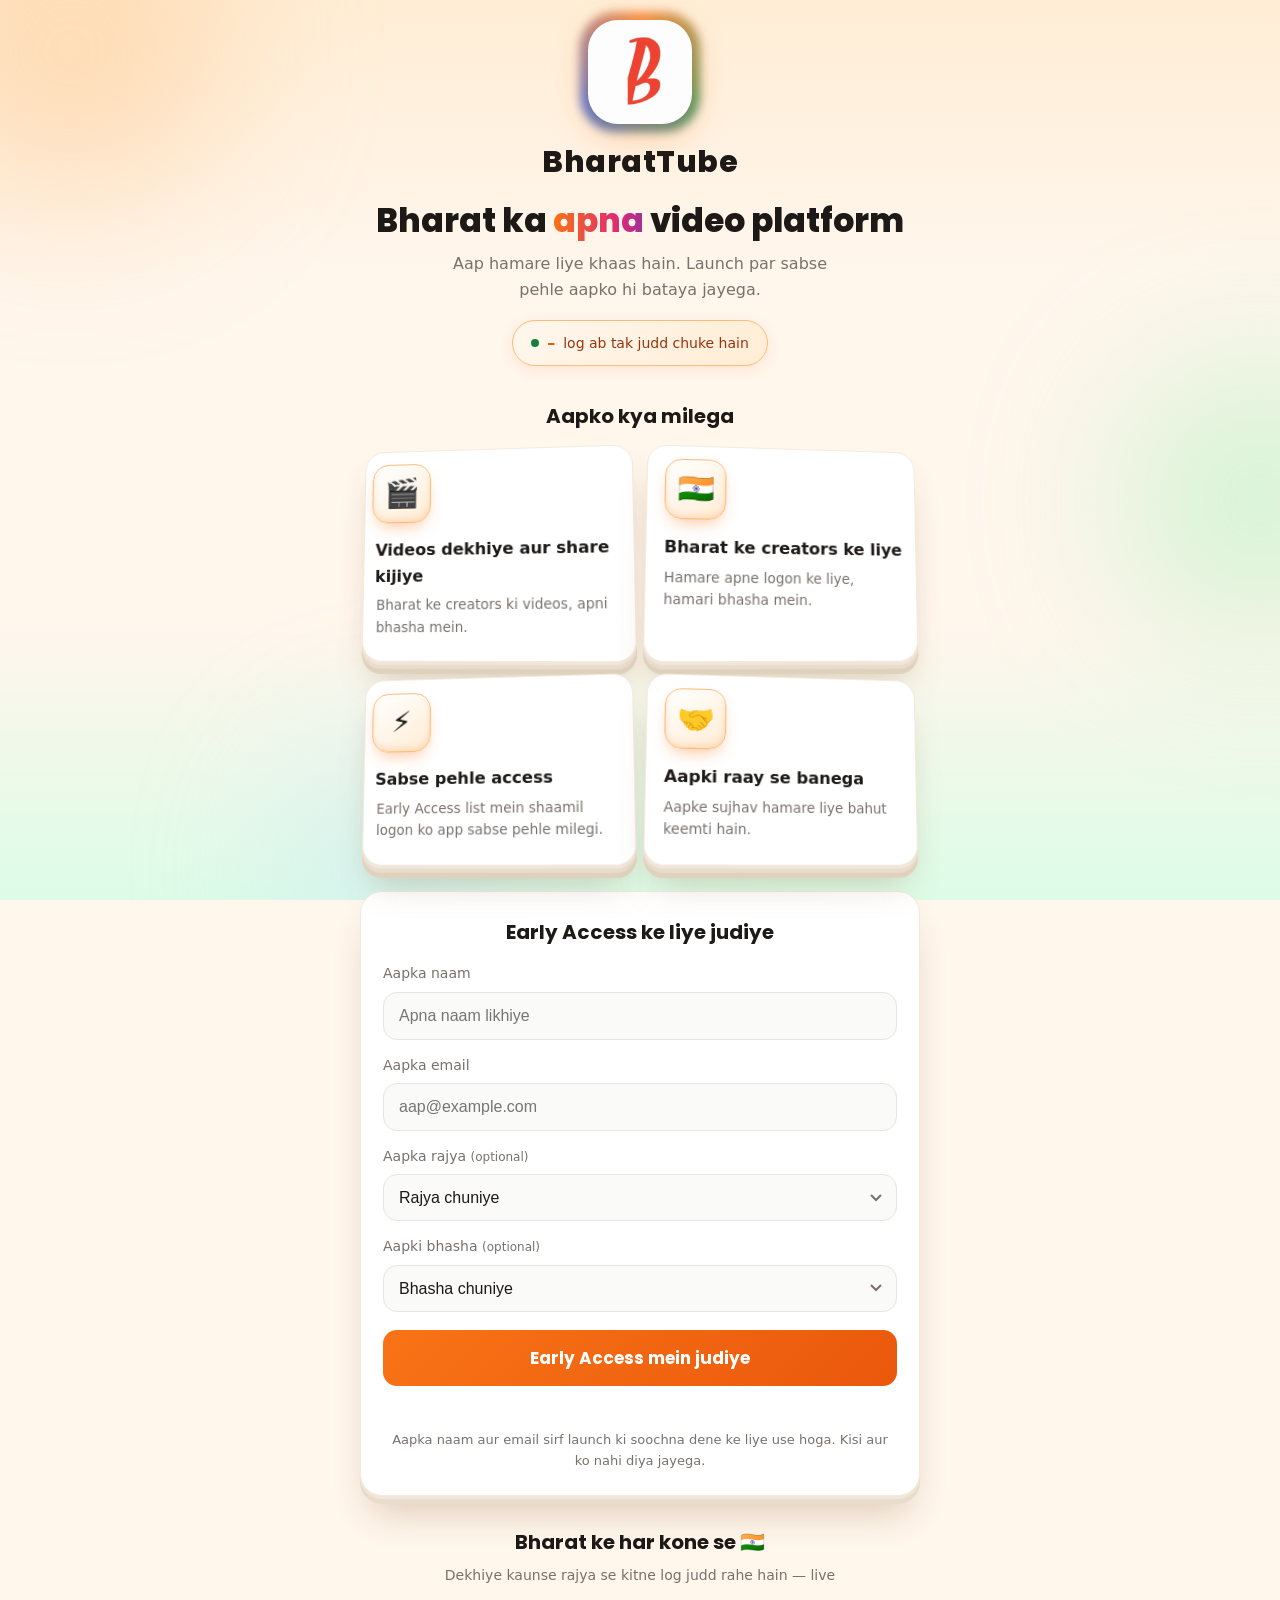
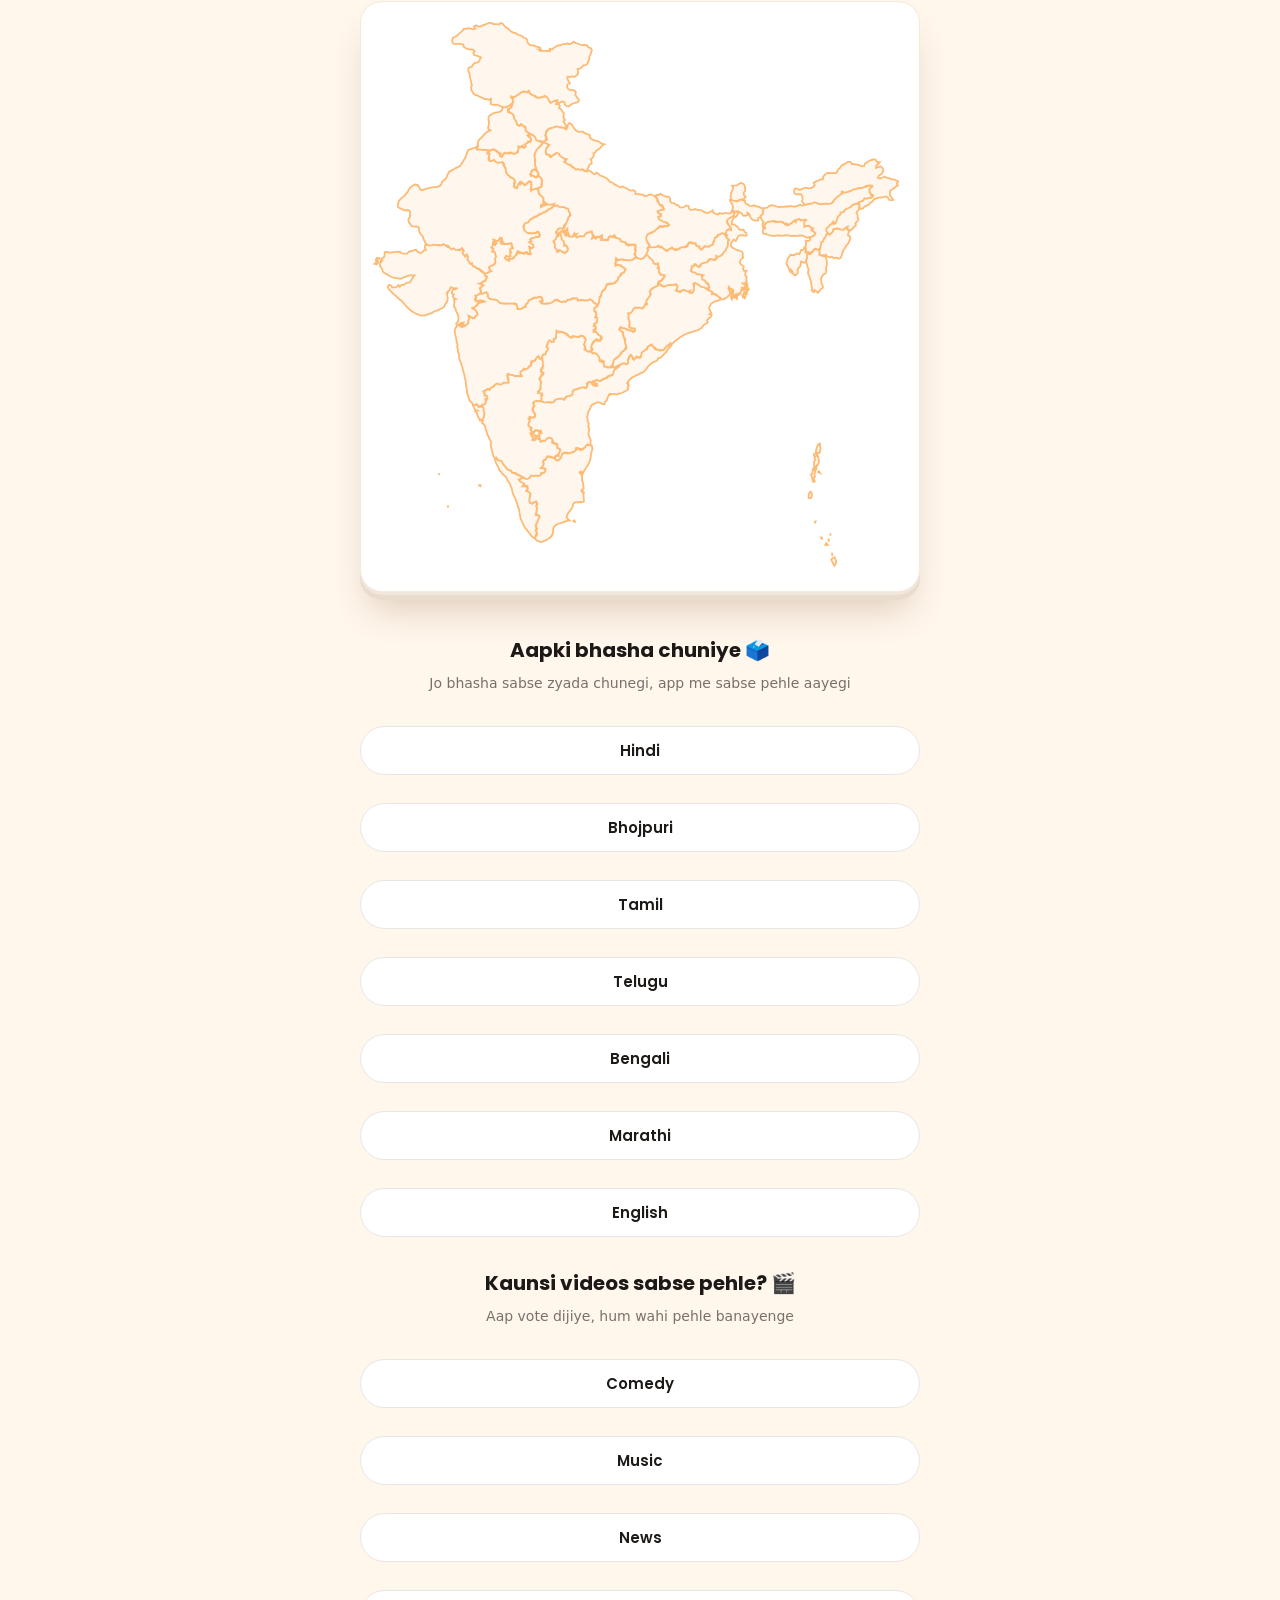
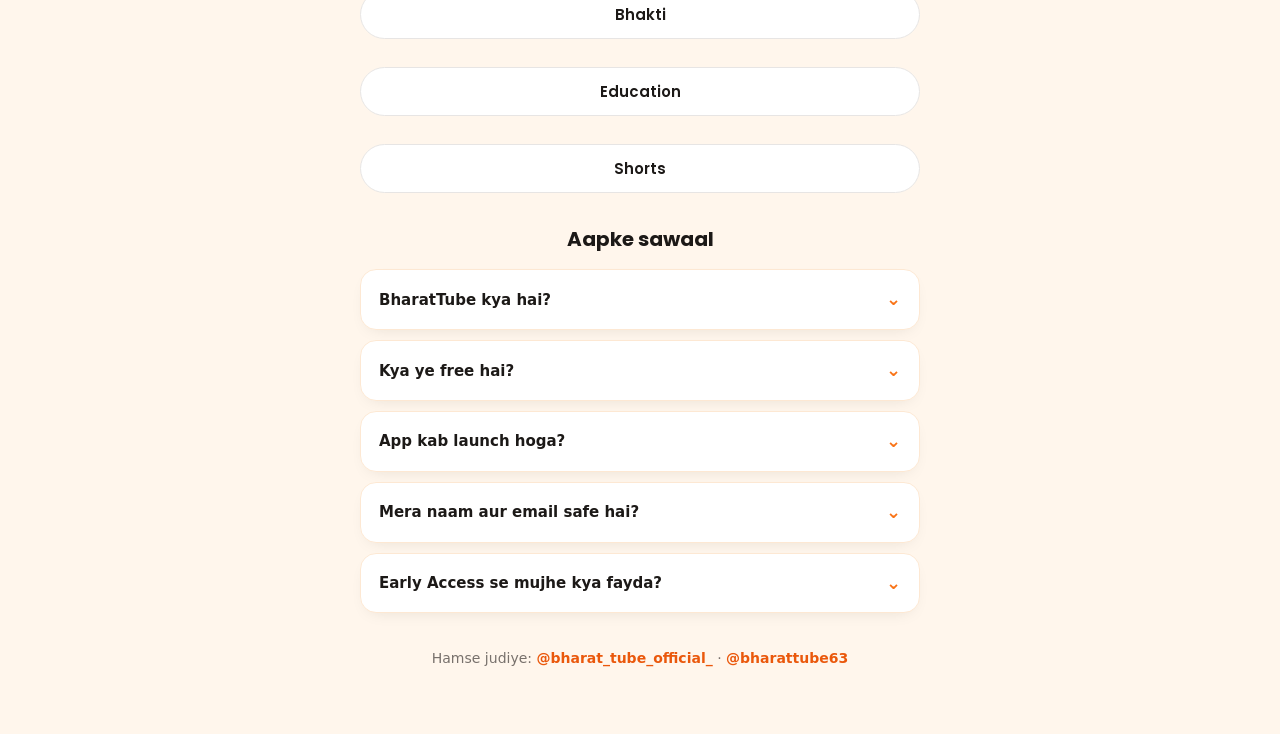
<file: index.html>
<!doctype html><html lang="hi"><head><meta charset="utf-8"><meta name="viewport" content="width=device-width,initial-scale=1">
<title>BharatTube - Early Access</title>
<meta name="description" content="Bharat ka apna video platform. Early Access ke liye aaj hi apna naam darj karein.">
<link rel="preconnect" href="https://fonts.googleapis.com"><link rel="preconnect" href="https://fonts.gstatic.com" crossorigin>
<link href="https://fonts.googleapis.com/css2?family=Poppins:wght@500;600;700;800&display=swap" rel="stylesheet">
<link rel="stylesheet" href="style.css"></head><body>
<div class="orbs"><i class="o1"></i><i class="o2"></i><i class="o3"></i></div>
<div id="intro" hidden><div class="intro-box"><img src="logo.jpg" alt="BharatTube"><div class="intro-brand">BharatTube</div><div class="intro-tag">Bharat ka apna video platform</div></div></div>
<main class="wrap">
<header class="hero reveal">
<div class="logo"><span class="ring"></span><img class="mark" src="logo.jpg" alt="BharatTube logo"></div>
<div class="brand">BharatTube</div>
<h1>Bharat ka <span class="grad">apna</span> video platform</h1>
<p class="sub">Aap hamare liye khaas hain. Launch par sabse pehle aapko hi bataya jayega.</p>
<div class="counter" id="counter" hidden><span class="dot"></span><b id="count">–</b><span>log ab tak judd chuke hain</span></div>
</header>
<section class="reveal"><h2 class="sect">Aapko kya milega</h2>
<div class="grid">
<div class="fcard"><div class="ico">🎬</div><b>Videos dekhiye aur share kijiye</b><small>Bharat ke creators ki videos, apni bhasha mein.</small></div>
<div class="fcard"><div class="ico">🇮🇳</div><b>Bharat ke creators ke liye</b><small>Hamare apne logon ke liye, hamari bhasha mein.</small></div>
<div class="fcard"><div class="ico">⚡</div><b>Sabse pehle access</b><small>Early Access list mein shaamil logon ko app sabse pehle milegi.</small></div>
<div class="fcard"><div class="ico">🤝</div><b>Aapki raay se banega</b><small>Aapke sujhav hamare liye bahut keemti hain.</small></div>
</div></section>
<section class="card reveal" id="formCard"><h2>Early Access ke liye judiye</h2>
<p class="refnote" id="refNote" hidden>🎉 Aap apne dost ke link se aaye hain — aapka judna unhe list mein aage badhayega!</p>
<form id="f"><label for="n">Aapka naam</label><input id="n" required maxlength="80" autocomplete="name" placeholder="Apna naam likhiye">
<label for="e">Aapka email</label><input id="e" type="email" required maxlength="120" autocomplete="email" placeholder="aap@example.com">
<label for="st">Aapka rajya <span class="opt">(optional)</span></label><select id="st"><option value="">Rajya chuniye</option></select>
<label for="lg">Aapki bhasha <span class="opt">(optional)</span></label><select id="lg"><option value="">Bhasha chuniye</option></select>
<button id="b">Early Access mein judiye</button><div class="msg" id="m"></div></form>
<p class="note">Aapka naam aur email sirf launch ki soochna dene ke liye use hoga. Kisi aur ko nahi diya jayega.</p></section>
<section class="card ok hide" id="ok"><div class="okemoji">🙏</div><h2 id="t"></h2>
<p>Aap Early Access list mein hain. Launch par sabse pehle aapko batayenge. Aapka bahut shukriya.</p>
<div class="num" id="pos"></div>
<div class="ccard-box"><h3>Aapka Creator Card</h3><p class="tiny">Apni Insta story par lagayiye aur doston ko bataiye</p>
<canvas id="ccard" width="540" height="960"></canvas>
<button type="button" class="dl" id="dlcard">Card download karein ⬇️</button></div>
<div class="ref-box"><h3>Doston ko jodiye, list mein aage badhiye 🔥</h3><p class="tiny">Jitne log aapke link se juddenge, aap launch line mein utne aage.</p>
<div class="reflink"><input id="reflink" readonly><button type="button" id="copylink">Copy</button></div>
<a class="wa-share" id="washare" target="_blank" rel="noopener" href="#">WhatsApp par share karein</a>
<div class="refcount" id="refcount"></div></div>
<div class="insta-box"><p class="insta-txt">Updates pane ke liye humare Instagram page ko follow kijiye</p>
<div class="insta-btns"><a class="insta-btn" href="https://www.instagram.com/bharat_tube_official_/" target="_blank" rel="noopener"><span class="ig-ico">📸</span>@bharat_tube_official_</a>
<a class="insta-btn" href="https://www.instagram.com/bharattube63/" target="_blank" rel="noopener"><span class="ig-ico">📸</span>@bharattube63</a></div></div></section>
<section class="reveal mapsect"><h2 class="sect">Bharat ke har kone se 🇮🇳</h2>
<p class="sub2">Dekhiye kaunse rajya se kitne log judd rahe hain — live</p>
<div class="mapwrap"><svg id="bharatmap" viewBox="0 0 360 370" role="img" aria-label="Bharat map"><path class="country" d="M310.2,359.5L310.7,361.0L311.4,362.4L310.8,363.9L310.1,365.2L309.3,363.9L308.6,362.5L308.0,361.0L309.1,359.8ZM308.6,357.1L308.7,358.6L308.5,357.1ZM304.6,350.1L305.6,351.3L304.0,351.2ZM306.3,347.6L306.4,349.2L306.2,347.6ZM301.5,346.1L302.1,347.6L301.1,346.3ZM307.4,343.5L307.5,345.1L307.4,343.5ZM297.5,335.5L296.8,336.9L297.3,335.5ZM294.2,315.6L295.0,317.0L295.0,318.5L294.4,320.0L292.9,320.0L292.8,318.4L293.0,316.9L294.0,315.7ZM295.7,308.3L296.3,309.7L295.5,308.4ZM299.7,301.9L300.5,303.2L299.1,302.5ZM296.4,299.5L296.9,301.0L297.1,302.5L296.7,304.1L297.1,305.6L296.0,306.7L296.7,308.1L295.3,307.3L295.1,305.7L294.2,304.4L295.3,303.3L295.5,301.7L295.8,300.2ZM297.9,298.7L298.2,300.3L297.3,301.5L297.2,300.0ZM298.8,291.4L299.4,292.9L299.5,294.4L299.7,296.0L299.0,297.4L298.2,298.7L296.6,298.7L296.4,297.1L296.5,295.6L297.4,294.3L296.7,293.0L297.5,291.7ZM296.4,290.5L296.6,292.0L296.3,290.5ZM300.4,283.5L300.4,285.1L300.9,286.6L300.4,288.1L300.3,289.7L298.7,289.7L298.3,291.2L297.5,289.8L297.9,288.3L298.1,286.8L298.6,285.3L299.4,283.9ZM160.7,250.4L159.3,251.1L160.7,250.4ZM200.2,216.4L201.1,217.7L200.1,219.0L198.7,219.9L198.1,221.4L197.1,222.7L195.9,223.7L194.9,224.9L193.8,226.0L192.2,226.2L191.6,227.7L190.1,228.5L188.6,229.1L187.3,230.0L186.2,231.2L185.0,232.3L184.2,233.6L183.1,234.8L181.9,235.8L180.4,236.3L179.0,237.1L177.5,237.8L176.0,238.5L174.6,239.4L173.3,240.4L172.2,241.6L171.3,243.0L172.2,244.2L172.0,242.7L172.5,244.3L171.8,245.7L172.0,247.3L170.6,248.1L169.1,248.9L167.6,249.6L166.1,250.0L164.6,250.6L163.0,250.3L161.3,250.3L159.8,250.1L158.9,251.4L158.3,252.8L157.8,254.4L156.6,255.6L156.1,257.1L154.6,256.9L153.1,255.9L151.5,255.9L149.9,256.5L148.5,257.1L147.3,258.2L146.7,259.7L146.1,261.1L145.2,262.5L145.0,264.1L144.6,265.7L144.9,267.3L145.1,268.9L145.8,270.3L145.3,271.9L146.1,273.4L145.8,274.9L145.5,276.6L145.7,278.2L146.5,279.6L147.0,281.1L146.9,282.7L147.0,284.3L145.5,284.3L143.9,284.6L143.3,286.1L141.8,286.6L140.6,287.7L139.1,287.3L137.6,286.4L137.2,287.9L135.9,288.9L134.4,289.3L133.0,290.1L131.5,289.5L129.9,289.4L128.5,290.1L127.6,291.4L127.1,293.0L126.1,294.1L124.6,294.9L123.3,294.0L123.0,292.1L124.3,291.1L125.6,292.0L125.6,290.4L126.2,288.9L126.8,287.5L125.5,286.6L124.6,285.4L124.8,283.8L123.2,283.4L121.9,282.5L121.5,281.0L120.6,279.7L119.0,279.5L117.6,280.2L116.6,281.5L115.0,281.6L113.5,282.2L113.0,280.7L111.5,280.2L110.2,279.3L110.0,280.9L108.4,281.1L108.5,279.2L107.4,278.1L106.7,276.5L108.3,276.3L108.9,277.8L110.4,278.3L112.0,278.4L112.8,279.8L112.6,278.2L112.7,276.5L114.2,276.3L113.4,274.8L111.8,275.0L110.2,274.4L109.3,275.8L107.8,275.5L106.7,274.3L107.6,272.9L106.2,272.2L105.2,271.0L105.6,269.4L106.3,268.0L105.3,266.7L106.7,266.0L108.3,266.0L109.7,265.1L109.5,263.5L108.6,262.1L107.9,260.7L108.4,259.2L109.0,257.7L108.4,256.2L109.6,255.2L111.1,254.9L112.8,255.1L114.4,255.3L116.0,255.8L117.5,255.9L119.2,255.8L120.8,256.1L122.2,255.5L123.2,254.3L124.7,253.5L126.3,253.5L128.0,253.5L129.6,253.9L130.1,252.4L131.6,251.7L133.6,251.5L134.8,250.3L134.9,248.7L135.9,247.4L137.5,247.0L139.1,246.5L140.8,246.0L142.4,245.9L144.0,246.0L144.9,244.5L144.7,242.7L146.1,242.0L147.6,242.6L148.3,244.1L149.8,244.8L151.4,244.8L151.1,243.2L149.5,243.0L148.6,241.7L150.1,241.1L151.7,241.0L153.3,241.7L154.5,240.5L156.1,240.1L157.9,239.5L159.2,238.4L160.7,238.0L162.0,236.9L162.3,235.3L163.0,233.9L164.3,233.1L165.6,232.2L166.6,230.8L168.0,230.0L169.5,229.7L170.9,230.4L172.2,229.5L171.8,228.0L172.7,226.7L172.7,225.1L173.8,223.9L174.7,225.2L175.2,226.8L176.8,226.6L177.5,225.2L178.9,226.0L180.5,225.8L180.9,224.3L181.1,222.7L182.3,221.6L183.7,220.7L184.7,219.5L185.8,218.3L187.1,217.4L188.5,218.1L189.3,219.5L190.5,220.5L192.1,220.6L193.6,221.3L195.1,221.0L196.4,220.1L197.3,218.7L198.7,217.7L199.9,216.8ZM338.0,93.8L338.8,95.3L340.4,95.1L339.5,96.5L338.1,97.4L337.9,99.0L339.5,98.5L341.1,98.0L342.3,99.0L342.9,100.5L342.3,102.0L341.3,103.3L339.9,104.1L339.2,105.5L340.7,106.1L342.1,105.4L343.7,104.9L345.2,105.6L346.7,105.8L348.3,106.6L349.9,106.6L351.4,107.2L352.8,108.1L351.8,109.3L352.5,110.8L351.1,111.6L349.8,112.7L348.4,113.5L347.3,114.6L347.2,116.1L347.6,117.7L348.5,119.0L349.5,120.3L348.0,120.7L346.4,120.1L345.8,118.6L344.3,118.1L342.8,118.6L341.2,118.8L339.6,118.9L338.0,119.4L336.4,120.1L335.6,121.5L334.1,122.3L333.1,123.6L331.6,124.2L330.1,124.9L329.1,126.1L327.5,126.5L326.8,125.1L326.8,123.6L326.4,122.0L327.9,121.4L329.4,120.9L330.1,119.4L331.6,119.6L333.4,119.1L335.0,118.9L336.0,117.6L334.4,117.3L334.2,115.7L333.4,114.3L333.9,112.8L335.2,111.8L333.9,110.7L331.3,111.0L328.6,112.4L326.9,112.3L324.6,113.0L322.6,113.5L321.2,114.3L319.7,114.9L318.2,115.4L316.6,115.4L315.1,114.8L314.7,116.4L313.3,117.4L312.0,118.4L310.8,119.5L309.7,120.7L308.8,122.1L307.2,123.0L305.6,123.1L303.2,123.0L301.3,123.3L299.7,123.1L298.1,122.3L296.5,122.1L295.1,122.9L293.4,122.9L291.9,123.3L290.4,123.7L289.3,122.6L288.4,121.2L288.9,119.7L288.6,118.1L287.9,116.7L286.2,116.6L284.6,116.7L283.3,115.9L283.1,114.3L283.6,112.8L285.3,112.8L286.6,113.7L288.2,113.2L289.7,112.5L291.3,112.2L292.8,112.6L294.5,112.5L295.9,111.7L296.9,110.5L296.2,109.0L297.7,108.0L299.4,107.4L300.8,106.7L302.4,106.6L302.5,105.0L303.6,103.7L304.7,102.6L306.3,102.3L307.9,102.4L309.5,102.4L311.1,102.4L312.1,101.1L312.9,99.7L314.1,98.6L314.9,97.3L316.4,96.6L317.8,95.8L319.2,94.9L320.9,95.0L321.6,96.4L323.3,96.5L325.0,96.7L326.7,97.1L328.2,97.9L329.9,97.6L330.6,96.1L332.0,95.2L333.2,94.3L334.7,93.7L336.4,93.2L338.0,93.8ZM335.6,111.0L334.5,112.4L333.4,113.6L333.6,115.2L334.7,116.3L335.9,117.4L335.0,118.9L333.4,119.1L331.6,119.6L330.1,119.4L329.4,120.8L327.9,121.4L326.4,122.0L325.0,123.0L323.4,123.2L322.0,124.0L320.9,125.1L319.5,125.8L318.0,126.4L316.9,127.6L315.9,128.8L314.2,128.9L313.8,130.4L312.5,131.6L311.9,133.0L311.5,134.7L310.8,136.1L309.5,135.2L308.3,136.3L307.1,137.2L306.0,138.5L304.7,139.3L304.7,140.9L305.4,142.3L304.6,143.7L304.1,145.2L303.0,146.4L302.7,147.9L301.3,148.7L301.1,150.3L300.8,151.9L300.5,153.4L298.9,153.6L297.5,153.0L296.3,154.0L295.4,155.4L294.2,156.4L292.9,155.4L291.1,155.4L291.2,153.8L290.8,152.3L290.9,150.8L291.2,149.2L290.9,147.6L292.5,147.9L293.9,147.2L293.7,145.6L295.1,144.9L296.6,144.1L297.4,142.7L296.3,141.6L294.9,140.9L295.9,139.7L294.4,139.0L293.2,138.0L291.5,137.8L290.1,138.4L289.9,136.7L289.9,135.1L291.1,134.1L289.5,133.9L287.9,133.9L286.4,133.2L284.8,133.7L284.3,135.3L283.3,134.1L282.1,135.4L280.7,136.2L279.5,137.2L278.4,136.1L276.8,136.5L275.6,135.3L274.0,135.0L272.3,135.0L270.7,135.3L269.2,134.5L267.5,134.8L265.9,134.9L264.6,135.7L263.5,136.9L263.4,138.5L262.5,139.8L262.2,138.1L261.9,136.5L262.7,135.1L261.6,133.9L260.9,132.5L260.7,130.9L262.0,130.0L262.3,128.5L262.4,126.8L263.6,125.7L265.2,125.5L266.4,124.5L268.2,123.9L269.9,124.2L271.3,124.8L272.8,125.2L274.5,125.0L276.1,125.0L277.8,124.7L279.4,124.8L280.9,124.4L282.4,124.9L284.2,124.8L285.7,124.2L287.1,123.6L288.6,124.2L290.1,123.7L291.6,123.5L293.1,123.1L295.1,122.9L296.5,122.1L298.1,122.3L299.4,123.0L301.1,123.4L302.7,123.0L304.5,122.9L306.3,123.1L307.9,122.8L309.2,121.9L310.0,120.4L311.2,119.2L312.5,118.2L313.7,117.1L315.1,116.2L316.6,115.4L318.2,115.4L319.7,114.9L321.2,114.4L322.6,113.5L324.3,113.2L326.4,112.4L328.6,112.4L330.2,111.9L333.9,110.7L335.5,110.8ZM193.5,116.3L194.9,117.0L196.2,117.9L197.7,118.1L199.3,118.3L200.2,119.6L200.1,121.1L201.1,122.4L202.7,122.6L204.1,123.5L205.6,124.0L206.5,125.3L208.1,125.5L209.6,125.0L210.9,124.1L212.5,124.4L212.7,126.0L213.8,127.1L215.3,127.0L216.9,126.5L218.3,127.0L220.0,127.0L221.5,127.6L222.8,128.4L224.3,129.0L225.9,129.1L227.2,128.3L228.5,127.4L229.1,129.0L230.6,129.5L232.1,130.2L233.3,129.2L234.9,129.7L236.6,129.3L238.2,129.2L239.7,129.6L241.2,129.0L242.3,127.9L243.2,129.2L242.8,130.8L241.5,131.7L240.2,132.5L238.8,133.4L238.1,134.8L238.9,136.2L239.6,137.6L240.7,138.8L240.9,140.3L239.4,140.0L238.1,140.9L237.4,142.3L238.1,143.8L236.6,143.3L235.1,142.5L233.7,143.5L232.0,143.8L231.6,145.3L230.1,145.8L229.8,147.4L229.2,148.9L228.7,150.4L227.2,150.9L225.8,151.6L224.2,151.6L222.6,152.0L221.8,153.3L220.1,153.1L219.9,151.5L218.1,151.4L217.5,149.9L215.8,149.4L214.3,148.7L212.8,148.8L211.9,150.2L210.8,151.4L209.3,152.0L207.7,152.1L206.2,152.8L204.9,153.8L203.3,153.9L202.1,152.9L200.4,152.9L199.0,153.5L198.1,154.8L196.8,153.9L195.6,152.9L194.5,151.7L192.9,151.6L191.3,151.7L189.8,152.1L188.1,152.2L186.5,152.1L186.1,150.6L185.2,149.3L184.5,147.9L184.2,146.3L184.3,144.6L185.3,143.4L186.7,142.6L188.1,142.0L189.7,141.5L190.6,140.2L192.0,139.2L193.1,137.9L194.7,138.5L196.0,137.6L197.6,137.9L199.2,137.5L198.4,136.2L197.0,135.3L195.4,134.9L194.0,134.0L192.7,133.2L192.2,131.6L193.8,131.3L193.5,129.8L192.0,129.1L192.8,127.6L194.2,126.9L195.8,127.1L195.7,125.4L194.9,124.0L193.3,123.6L192.5,122.3L191.4,121.1L191.5,119.6L190.3,118.6L190.9,117.1L192.4,117.1ZM106.1,77.3L104.5,77.5L106.1,77.3ZM184.0,157.2L185.5,157.9L186.5,159.1L187.7,160.2L188.8,161.3L189.1,162.9L190.7,163.5L192.1,162.8L192.2,164.4L191.7,165.9L192.8,167.1L192.5,168.7L193.6,169.8L194.9,170.6L196.5,170.7L195.9,172.2L194.8,173.5L193.9,174.8L192.3,175.3L192.6,177.0L191.4,178.1L189.9,178.7L188.5,179.4L187.3,180.6L186.5,182.0L187.3,183.4L186.5,184.8L185.5,186.1L184.4,187.5L184.4,189.1L183.3,190.2L182.7,191.7L181.7,193.0L180.2,192.6L178.6,192.6L176.9,192.5L175.6,193.4L174.7,195.1L173.7,196.2L172.1,196.2L172.3,197.8L172.2,199.5L172.7,200.9L173.0,202.5L173.0,204.2L172.8,205.8L174.4,206.2L176.3,206.4L176.7,208.0L175.4,208.9L174.2,207.7L172.6,207.9L171.3,207.0L169.9,206.3L168.3,206.1L166.7,205.8L166.2,207.4L167.6,208.3L168.6,209.5L168.6,211.1L169.3,212.7L169.8,214.2L169.9,215.7L170.5,217.2L171.0,219.4L170.0,220.7L168.8,221.7L167.4,222.6L166.7,224.0L165.3,225.3L164.0,226.2L162.7,227.2L162.2,228.8L161.8,230.4L160.9,231.6L159.3,232.6L157.6,232.4L156.0,231.3L155.7,229.8L154.4,228.7L152.9,228.3L153.0,226.7L152.4,225.2L151.4,223.9L150.1,222.9L148.5,223.1L147.4,221.8L148.3,220.5L147.3,219.2L147.7,217.7L148.6,216.3L149.6,214.8L150.8,213.6L152.2,214.4L153.7,214.4L154.6,213.0L153.9,211.6L152.4,211.0L151.5,209.7L150.3,208.4L149.0,207.5L150.5,206.9L150.5,205.3L148.9,204.7L149.5,203.2L151.1,202.5L151.3,200.9L151.4,199.3L149.9,199.0L150.8,197.7L150.7,196.1L149.5,195.0L149.4,193.5L150.2,192.1L151.6,191.4L152.2,190.0L152.8,188.5L152.8,186.9L152.9,185.4L154.1,184.2L154.3,182.7L154.9,181.2L156.3,180.6L157.2,179.2L157.3,177.5L158.9,176.9L160.4,176.2L161.9,176.4L163.5,175.9L164.5,174.7L165.4,173.3L165.9,171.8L167.3,170.9L167.8,169.4L169.3,169.1L169.9,167.6L169.7,166.1L168.3,165.4L167.2,164.2L165.7,163.8L164.1,164.0L163.5,162.5L163.8,160.9L164.0,159.3L165.4,160.7L166.9,160.2L168.4,160.2L170.0,160.6L171.6,160.7L173.3,160.8L174.9,160.5L176.1,159.5L177.6,158.9L179.1,159.7L180.8,159.9L182.4,159.4L183.4,158.2ZM62.5,204.9L60.9,205.3L59.7,204.3L60.1,202.8L61.7,202.6L60.6,204.0L62.2,204.0ZM70.5,257.0L71.6,258.1L73.1,258.7L74.7,258.4L75.3,259.9L75.3,261.5L76.0,262.9L75.7,264.4L75.4,266.0L74.5,267.3L72.9,267.5L72.0,266.2L71.3,264.8L70.9,263.0L69.7,261.8L71.3,261.5L69.8,260.9L68.9,259.6L68.4,258.1L69.9,257.5ZM4.3,160.7L4.8,162.2L3.8,163.4L2.3,163.1L3.6,162.2L4.2,160.8ZM5.4,159.1L4.3,160.2L5.4,159.1ZM6.0,158.8L5.3,160.2L6.0,158.8ZM4.3,158.7L4.1,160.3L3.1,161.5L3.4,160.0ZM55.9,188.8L55.4,187.3L56.9,186.7L55.4,186.2L54.6,184.9L55.5,183.6L54.0,183.0L54.3,181.4L55.0,180.0L56.5,180.2L57.9,179.5L56.4,179.6L54.8,179.3L53.3,178.9L52.7,180.3L51.7,181.6L51.3,183.1L51.4,181.5L50.6,182.9L51.1,184.4L51.3,186.0L51.2,187.6L50.7,189.0L49.7,190.2L49.1,191.7L47.9,192.7L46.4,193.3L45.1,194.2L43.6,194.7L42.1,195.1L40.9,196.0L39.4,196.5L37.9,197.0L36.4,197.6L34.9,197.6L33.3,197.8L31.8,197.2L30.4,196.7L29.0,195.9L27.7,195.1L26.4,194.2L25.3,193.1L24.1,192.1L23.1,190.9L22.1,189.7L21.0,188.6L19.9,187.5L18.7,186.5L17.5,185.4L16.4,184.4L15.1,183.4L14.0,182.3L13.0,181.2L11.9,180.0L11.2,178.6L12.0,177.2L13.5,177.6L14.2,179.0L15.8,178.9L17.3,178.5L18.3,177.3L19.3,178.5L20.3,177.3L21.9,177.2L23.1,176.3L24.6,175.8L26.1,175.6L26.9,174.2L27.7,172.8L28.6,171.5L29.6,170.4L28.3,171.2L26.8,170.7L25.3,171.0L23.8,171.6L22.3,172.0L21.0,172.7L19.5,173.2L17.9,172.9L16.4,172.6L14.8,172.4L13.4,171.8L12.0,171.0L10.7,170.2L9.3,169.5L8.0,168.6L7.6,167.1L6.9,165.7L6.0,164.5L5.9,162.9L6.9,161.7L8.1,160.7L6.6,161.1L7.2,159.6L8.6,158.8L9.1,157.3L9.2,155.3L10.8,155.2L12.3,155.6L14.3,155.5L16.0,155.1L17.6,155.2L19.3,155.0L20.6,156.2L22.5,156.4L24.2,156.4L25.2,155.1L27.0,154.5L28.5,154.1L30.1,153.6L31.0,155.0L32.5,155.8L34.1,155.6L35.2,154.3L36.8,153.9L36.0,152.4L36.1,150.9L37.7,150.4L39.3,151.0L41.0,150.7L42.5,150.3L44.1,150.7L45.7,150.5L47.2,150.8L48.6,149.9L49.9,150.9L51.5,151.0L52.6,152.4L53.8,153.5L55.2,152.8L56.6,153.9L58.2,154.0L59.8,154.0L60.8,152.7L61.6,154.0L61.2,155.6L61.9,157.0L62.9,158.3L64.0,157.0L64.9,158.4L64.4,159.9L65.4,161.4L66.0,162.9L67.7,162.8L67.8,164.4L69.2,165.1L70.5,166.0L72.1,166.4L73.5,167.2L74.2,168.6L75.6,169.4L76.1,170.9L77.5,171.5L77.2,173.1L76.6,174.6L75.0,174.9L73.9,176.0L72.4,176.3L73.8,176.9L75.3,177.6L73.9,178.5L72.8,179.7L73.5,181.1L73.8,182.7L72.4,183.4L70.8,184.2L70.3,185.7L69.4,186.9L70.1,188.3L71.7,188.2L73.2,187.7L74.8,187.8L73.7,189.0L72.2,189.4L71.3,190.7L70.0,191.5L68.9,192.6L67.3,192.4L68.7,193.2L70.1,194.3L71.0,195.6L71.2,197.2L69.9,198.1L69.1,199.4L67.5,199.2L66.1,198.4L65.7,199.9L65.0,201.4L65.1,203.0L63.8,204.0L62.5,204.9L61.1,204.3L61.8,202.9L60.2,202.9L58.8,203.7L57.5,204.6L57.0,203.1L58.1,201.9L58.5,200.4L58.5,198.8L58.1,197.3L57.5,195.8L56.7,194.3L56.5,192.8L55.5,191.6L55.6,190.1ZM106.2,75.9L107.6,76.7L109.0,77.5L110.0,78.7L110.4,80.2L111.9,81.0L113.5,80.9L114.9,81.8L114.4,83.3L113.2,84.4L112.2,85.6L111.0,86.7L110.3,88.1L109.5,89.5L109.3,91.0L109.6,92.6L109.6,94.3L109.7,95.8L109.8,97.4L110.4,98.9L109.8,100.4L108.2,100.4L107.4,101.9L106.4,103.2L107.7,104.1L109.4,104.5L110.6,105.5L111.9,104.5L113.4,105.3L114.1,106.8L114.6,108.3L113.9,109.7L114.3,111.3L113.0,112.2L111.5,112.7L109.9,113.0L108.3,113.5L107.1,114.5L106.9,113.0L107.4,111.4L107.4,109.7L106.8,108.2L105.3,108.7L103.9,109.4L102.8,110.7L101.7,109.4L100.4,108.5L100.1,110.1L98.6,109.8L98.1,111.3L96.7,112.2L95.4,111.4L96.0,110.0L96.4,108.4L95.9,106.9L94.9,105.8L93.3,105.4L92.2,104.2L91.0,103.0L90.4,101.5L90.0,99.7L89.3,98.2L88.4,96.7L88.0,95.1L86.5,95.5L84.9,95.6L83.4,94.9L82.4,93.6L80.9,94.2L79.3,94.5L78.5,93.0L79.0,91.4L79.3,89.9L77.8,89.5L78.7,88.1L80.1,87.1L81.7,86.5L83.2,87.1L84.7,87.9L85.8,89.1L86.2,90.6L87.3,91.7L88.3,90.5L89.0,89.1L90.7,89.2L92.3,89.4L94.0,88.7L95.2,89.6L96.8,89.2L98.4,88.5L98.5,86.9L99.0,85.4L100.5,84.9L102.0,85.3L103.5,84.7L102.7,83.3L104.2,82.7L105.1,81.3L106.6,81.8L107.2,80.2L106.6,78.8L106.1,77.3L105.3,75.7ZM105.6,47.3L106.2,48.8L107.2,50.0L108.8,50.5L110.1,51.5L111.6,52.2L113.1,51.9L114.8,51.5L116.2,50.7L117.6,51.5L118.6,52.8L119.3,54.3L120.4,55.4L121.8,54.5L123.3,54.0L124.7,54.9L123.8,56.2L125.3,56.3L126.4,57.4L125.8,58.9L127.3,59.8L128.0,61.3L129.1,62.4L128.9,64.0L128.7,65.5L129.9,66.8L128.8,68.0L129.7,69.3L130.5,70.7L131.4,72.0L130.0,72.7L128.5,72.1L127.0,71.7L125.4,71.5L123.9,71.0L122.5,71.8L120.9,72.1L119.2,72.6L118.0,73.7L117.0,74.9L117.1,76.5L117.0,78.1L117.2,79.7L116.3,81.0L114.9,81.6L113.3,81.6L111.8,81.0L110.4,80.1L110.0,78.6L108.8,77.5L107.5,76.6L106.0,75.8L104.7,74.9L103.4,73.9L103.3,72.2L102.0,71.2L100.9,69.9L99.5,70.7L97.9,70.2L97.5,68.6L96.7,67.3L95.8,65.8L95.6,64.2L94.7,62.9L93.2,62.2L91.7,61.5L91.6,59.8L93.2,59.0L94.3,57.9L94.4,56.1L95.3,54.7L94.8,52.9L93.7,51.8L95.3,51.6L96.8,51.1L98.5,50.1L99.7,49.0L101.0,48.2L102.6,48.0L104.2,48.3L105.6,47.3ZM80.8,2.2L82.3,2.7L83.9,2.8L85.5,3.0L86.7,2.0L88.2,2.5L89.1,3.8L90.2,4.9L91.7,5.6L92.6,6.8L93.9,7.8L95.3,8.4L96.9,8.7L98.1,9.7L99.6,10.2L101.1,10.7L102.1,11.9L103.6,12.2L104.6,13.4L104.7,15.0L105.7,16.3L107.1,17.0L108.7,17.0L110.2,17.6L111.7,18.0L113.2,18.5L113.8,20.0L112.2,19.8L113.4,20.8L115.0,20.7L116.6,20.7L118.2,20.5L119.7,20.9L119.6,19.3L121.1,19.7L122.4,18.6L123.8,17.7L125.2,17.0L126.8,16.9L128.2,16.1L129.9,16.1L131.4,15.7L133.0,16.3L134.3,15.5L135.6,14.5L136.9,15.4L138.4,15.9L139.9,16.4L141.4,16.8L143.0,16.6L144.5,17.0L145.4,18.3L146.9,18.7L147.8,20.0L147.4,21.6L146.8,23.3L146.1,24.7L146.1,26.3L145.4,27.7L144.8,29.3L143.5,30.2L142.0,30.4L141.1,31.7L139.7,32.5L138.2,32.7L138.7,34.3L138.6,35.9L137.6,37.1L136.3,38.0L134.6,37.8L133.1,38.1L131.5,38.0L131.5,39.6L132.2,41.1L133.1,42.5L131.5,43.0L131.2,44.5L131.7,46.0L133.0,46.8L134.6,46.9L136.2,47.1L137.1,48.3L136.7,49.8L137.5,51.3L138.5,52.5L139.2,54.0L138.0,55.2L136.5,55.4L135.0,56.0L133.6,56.7L132.4,57.8L130.8,57.7L129.7,56.6L129.5,55.1L128.1,54.5L126.6,55.1L125.2,55.8L123.9,56.7L124.7,55.1L124.7,53.5L123.1,54.1L121.6,54.7L120.1,55.4L119.1,54.1L118.5,52.6L117.3,51.3L115.7,51.1L114.3,51.8L112.7,52.0L111.1,52.0L110.0,50.9L108.5,50.5L107.0,49.6L105.9,48.5L104.2,48.3L102.7,47.9L101.1,48.1L99.7,49.0L98.5,50.1L97.0,50.9L95.6,51.8L94.1,51.2L94.7,52.6L95.0,54.2L94.5,55.7L93.2,56.7L92.0,57.7L90.5,58.3L88.8,58.5L87.3,58.0L85.8,57.4L84.5,56.6L82.9,56.8L81.4,56.8L80.0,56.0L80.2,54.4L80.3,52.8L78.9,53.4L77.3,53.0L75.8,52.9L74.5,52.0L72.8,51.5L71.5,50.6L70.0,50.3L68.6,49.5L67.9,48.1L67.1,46.7L67.0,45.1L67.5,43.6L67.1,42.0L66.8,40.5L66.4,38.9L66.0,37.4L65.9,35.8L65.2,34.4L65.1,32.8L65.8,31.5L67.4,31.4L68.2,30.0L69.3,28.8L70.8,28.5L72.3,27.9L72.8,26.4L73.6,25.0L72.2,24.4L70.7,23.8L69.1,23.6L68.4,22.1L69.4,21.0L68.1,19.8L66.5,19.6L65.0,19.6L63.5,18.9L62.1,18.1L61.8,16.4L60.2,16.1L58.7,15.8L57.2,16.2L55.6,16.0L54.4,15.0L54.4,13.3L54.8,11.8L56.3,11.4L57.6,10.4L58.7,9.3L60.0,8.3L61.2,7.2L62.1,5.9L63.6,5.9L65.2,5.5L66.7,5.8L68.3,6.2L69.8,5.8L68.9,4.4L70.3,3.6L71.7,4.4L73.3,4.4L74.7,3.6L76.2,3.1L77.6,2.5L79.1,1.9L80.7,1.9ZM235.3,142.6L236.7,143.4L237.3,144.9L238.6,146.1L239.7,147.2L238.8,148.5L238.8,150.1L238.6,151.7L237.7,153.0L237.2,154.5L236.0,155.5L235.3,156.9L234.0,157.8L232.4,158.3L230.9,157.9L231.5,159.3L230.2,160.1L228.5,160.3L226.9,159.8L225.6,160.8L224.9,162.2L223.2,162.3L221.7,162.8L220.4,163.8L219.8,165.2L218.3,164.8L217.3,163.5L216.1,164.6L214.6,164.7L214.5,166.4L214.1,168.0L215.4,168.8L217.0,169.1L218.2,170.2L219.7,170.3L221.4,170.5L221.4,172.1L221.8,173.7L223.3,174.2L224.3,175.4L225.6,176.4L226.2,177.9L225.7,179.4L224.1,179.7L222.8,178.8L221.2,178.7L219.9,177.7L218.6,176.8L217.0,176.0L215.6,176.6L216.1,178.2L216.0,179.8L215.8,181.4L214.9,182.7L213.3,182.5L213.7,181.0L212.2,181.8L210.7,181.3L209.1,180.5L207.5,181.2L206.0,181.6L204.5,181.1L204.9,179.4L205.1,177.8L203.6,177.0L202.0,177.2L200.4,177.4L198.6,177.4L197.2,178.1L195.6,178.3L193.9,177.6L192.9,176.3L193.0,174.7L194.6,174.4L195.5,173.1L196.5,171.9L195.3,170.7L193.7,170.4L192.8,169.1L192.7,167.5L192.7,165.9L192.1,164.5L192.1,162.9L190.7,163.5L189.1,162.9L188.8,161.3L187.7,160.2L186.5,159.1L185.5,157.9L184.0,157.2L184.6,155.8L185.3,154.3L184.8,152.7L186.2,152.1L187.8,152.2L189.4,152.2L191.1,151.9L192.3,150.9L193.1,152.2L194.7,152.0L195.9,153.0L197.2,154.1L198.8,153.8L200.2,153.1L201.5,152.2L202.6,153.3L204.2,153.4L205.9,153.4L207.1,152.4L208.7,152.0L210.3,152.1L211.8,151.5L212.4,149.8L213.8,148.9L215.4,149.6L217.1,149.4L217.6,151.0L219.2,151.4L219.7,152.9L221.1,153.8L222.0,152.6L223.1,151.4L224.7,151.5L226.2,151.8L227.5,150.7L228.9,150.1L229.0,148.5L229.9,147.2L230.2,145.6L231.6,144.8L232.8,143.7L234.2,142.9ZM112.1,225.2L112.6,226.7L114.2,227.0L115.0,228.4L114.9,230.0L115.4,231.5L114.3,232.7L113.5,234.0L113.7,235.6L115.3,236.0L114.2,237.2L113.3,238.8L112.5,240.2L113.6,241.3L113.7,242.9L113.5,244.5L113.6,246.2L112.8,247.6L111.6,248.6L112.7,249.9L114.3,249.9L113.9,251.4L114.1,253.0L114.1,254.6L112.6,255.1L111.0,254.9L109.3,255.3L108.8,256.8L109.4,258.3L108.4,260.0L108.5,261.6L109.5,262.9L110.0,264.4L109.5,265.9L107.9,266.1L106.2,265.5L106.4,267.1L106.2,268.7L105.4,270.0L105.5,271.7L106.8,272.6L106.6,274.1L107.4,275.5L109.0,275.8L109.7,274.4L111.3,274.4L112.3,275.6L113.8,274.9L114.1,276.5L112.5,276.8L112.6,278.4L111.0,278.2L109.4,277.8L108.2,276.7L106.7,276.8L107.4,278.2L108.6,279.6L107.9,281.0L109.6,281.3L110.0,279.8L111.6,280.1L113.1,280.3L113.5,281.9L115.1,281.5L116.7,281.4L117.7,280.2L119.1,279.5L120.8,279.7L121.4,281.2L121.1,282.7L122.5,283.6L124.2,283.4L124.5,284.9L124.7,286.5L126.2,287.0L126.6,288.6L125.6,289.9L125.0,291.4L123.4,292.1L122.3,293.2L120.9,292.4L119.4,292.1L117.8,292.2L117.2,293.6L115.7,294.3L115.0,295.8L115.6,297.3L114.8,298.7L113.7,299.9L115.3,299.9L116.8,300.3L116.6,301.9L115.5,303.1L113.9,303.1L113.4,304.6L111.9,305.1L110.3,304.9L108.7,305.2L107.1,304.9L106.2,306.3L104.8,307.0L103.2,307.1L101.8,306.1L100.4,305.4L98.9,304.8L97.4,304.1L96.1,303.1L94.5,303.0L93.7,301.5L92.1,301.2L90.8,300.3L89.9,299.0L88.8,297.8L88.0,296.4L87.3,295.0L85.8,294.8L84.6,293.8L83.1,293.1L81.9,292.1L81.5,290.5L81.1,288.6L80.6,287.1L80.3,285.4L80.1,283.7L80.3,282.1L79.5,280.8L79.0,279.3L78.1,277.9L77.7,276.4L77.2,274.8L76.6,273.3L76.4,271.7L75.4,270.5L74.2,269.5L74.9,268.1L73.3,268.0L74.6,267.1L75.5,265.7L75.8,264.2L75.8,262.4L75.2,260.8L75.1,259.2L73.6,258.6L74.5,257.3L76.0,257.2L76.7,255.7L77.4,254.3L77.8,252.7L77.0,251.3L75.8,250.1L75.5,248.6L76.7,247.6L78.1,246.8L79.5,247.4L80.3,246.1L82.2,245.3L83.1,243.9L84.5,243.2L85.9,244.0L87.5,243.6L89.0,242.7L90.7,242.8L92.1,242.1L91.6,240.5L91.5,238.9L91.4,237.1L93.0,237.4L94.6,237.4L96.0,238.3L97.7,238.1L99.2,238.1L100.8,238.2L100.0,236.8L100.0,235.2L101.4,234.6L102.3,233.3L103.8,233.7L105.2,232.9L106.2,231.6L107.0,230.2L107.1,228.6L108.7,228.5L109.9,227.3L110.8,226.0L111.9,224.9ZM83.9,292.9L84.5,294.4L86.1,294.9L87.6,295.2L88.1,296.7L89.1,297.9L90.1,299.2L91.0,300.5L92.5,301.1L93.8,302.0L95.0,303.1L96.6,303.0L97.9,304.0L99.3,304.7L100.7,305.4L100.6,306.9L98.8,307.5L99.8,308.9L101.4,309.6L102.5,310.8L101.4,312.0L103.0,311.9L104.6,311.7L105.0,313.3L104.0,314.8L105.3,315.7L106.7,316.7L106.4,318.2L106.1,319.8L105.9,321.4L106.2,322.9L107.6,323.7L109.0,322.8L110.4,322.1L111.1,323.6L110.5,325.0L111.1,326.5L110.7,328.0L110.7,329.6L110.1,331.1L111.6,331.2L112.9,332.2L112.1,333.6L111.5,335.1L111.1,336.7L110.1,337.9L110.4,339.4L110.8,341.0L110.6,342.6L111.3,344.1L110.4,345.4L109.5,346.7L108.0,346.0L107.0,344.7L106.0,343.4L105.0,342.2L104.1,340.9L103.0,339.8L102.2,338.2L101.5,336.7L100.8,335.1L100.1,333.6L99.8,331.9L99.5,330.3L99.3,328.7L98.9,327.0L98.3,325.5L97.9,324.0L97.3,322.3L96.7,320.8L96.1,319.4L95.4,317.9L94.8,316.5L94.5,314.9L94.1,313.3L93.4,311.8L92.9,310.2L91.9,308.9L91.1,307.6L90.5,306.1L89.4,304.9L88.1,303.8L87.2,302.6L86.1,301.4L85.5,299.9L84.8,298.4L84.0,297.0L83.4,295.6L82.8,294.1L83.9,292.9ZM73.2,311.9L71.8,311.2L73.4,311.3ZM46.1,304.4L45.0,303.3L46.1,304.4ZM51.2,326.3L51.8,324.8L51.2,326.3ZM124.5,124.0L125.8,125.0L127.3,125.4L128.9,125.1L130.3,125.9L131.9,126.2L132.2,127.8L133.0,129.1L133.6,130.6L132.5,131.7L131.7,133.1L131.3,134.6L130.5,136.0L129.5,137.2L129.8,138.7L128.3,139.3L126.8,139.6L125.2,139.7L124.5,141.1L123.9,142.6L124.9,143.8L124.1,145.3L123.6,146.8L122.2,147.8L122.8,149.3L123.2,150.8L123.0,152.4L124.1,153.6L124.6,155.1L125.8,154.0L127.3,154.6L128.5,155.6L130.0,156.0L131.2,154.7L131.9,153.3L131.4,151.8L130.1,150.9L129.3,149.5L128.9,148.0L127.6,146.9L127.5,145.3L126.9,143.8L125.3,143.2L126.4,142.1L127.8,141.2L128.9,142.3L128.8,140.6L130.3,141.0L131.3,139.7L131.2,141.3L130.2,142.5L131.7,143.0L130.6,144.1L131.9,143.2L132.3,144.7L134.0,145.1L135.6,144.9L136.2,143.4L137.8,143.1L136.8,144.3L137.9,145.4L139.3,144.6L141.0,144.7L142.6,144.7L143.3,143.3L144.6,142.4L146.2,141.9L147.8,141.7L148.3,143.3L148.3,144.9L147.8,146.4L149.2,145.6L150.6,146.4L151.3,145.0L152.8,145.6L154.1,144.5L154.0,146.1L155.4,146.8L157.0,147.0L158.6,147.3L159.1,145.8L159.9,144.4L161.4,145.1L162.7,144.2L163.3,145.6L164.9,145.9L166.5,146.4L167.0,147.9L168.5,148.4L170.1,148.9L170.8,150.3L172.3,151.1L173.7,150.3L175.3,150.3L177.0,150.7L176.7,152.3L176.6,153.9L177.1,155.5L176.1,156.7L177.2,157.9L176.5,159.3L175.4,160.4L173.9,160.9L172.3,160.8L170.7,160.6L169.0,160.6L167.5,160.2L166.0,160.6L164.5,160.1L164.2,161.6L163.4,162.9L163.6,164.5L164.9,163.6L166.4,164.2L167.7,165.1L169.2,165.6L170.4,166.8L169.7,168.2L168.6,169.3L167.1,169.9L166.6,171.4L165.3,172.3L165.2,174.0L163.9,175.0L162.7,176.0L161.2,176.7L159.6,176.5L158.0,176.7L157.4,178.2L156.6,179.5L155.8,180.9L154.5,181.9L154.0,183.4L153.9,185.0L152.8,186.1L152.7,187.6L152.5,189.2L151.6,190.5L150.3,189.7L148.9,188.9L148.0,187.6L146.6,186.9L145.1,187.5L143.4,187.7L141.8,187.6L140.0,187.5L138.5,187.9L137.9,186.4L136.3,186.3L134.7,186.2L133.3,187.0L131.6,187.1L130.7,188.6L129.1,188.5L127.5,188.7L126.0,188.1L124.8,187.1L123.2,187.3L122.1,188.4L120.7,189.2L119.2,189.8L117.7,189.5L116.1,189.9L114.6,189.5L113.3,188.6L114.8,188.1L114.7,186.4L113.7,185.2L112.1,185.3L110.7,186.0L109.2,185.8L107.0,187.1L105.4,187.5L105.1,189.0L103.6,190.3L103.6,192.0L102.0,192.1L100.9,193.3L99.3,193.5L97.8,193.0L97.8,191.5L97.2,189.9L95.6,189.7L94.0,189.8L92.3,189.8L90.8,189.9L89.2,189.7L87.6,189.8L85.9,189.2L84.8,187.9L83.4,187.2L81.9,187.1L80.3,186.8L78.9,186.2L78.0,184.8L78.1,183.3L77.2,182.1L75.8,182.7L74.3,183.3L73.1,182.2L73.5,180.7L72.9,179.3L74.3,178.5L74.4,176.9L72.9,176.3L74.4,175.6L75.7,174.8L76.8,173.7L77.7,172.1L76.4,171.3L75.8,169.7L77.5,169.4L78.9,168.8L80.6,168.1L79.4,167.0L78.9,165.4L80.2,164.5L81.7,164.0L83.1,163.0L83.2,161.4L82.9,159.8L83.7,158.4L83.2,156.8L82.7,155.2L81.1,155.1L81.8,153.5L80.7,152.3L81.4,150.9L81.6,149.2L82.7,150.5L83.9,149.5L82.6,148.7L81.9,147.2L83.4,147.7L85.0,147.8L86.0,146.5L87.5,145.9L87.8,147.6L86.6,148.6L87.7,149.8L89.3,150.1L90.9,149.8L92.6,149.5L94.1,149.8L94.5,151.4L94.9,152.9L93.3,153.0L93.2,154.7L93.1,156.3L93.4,158.0L91.8,158.2L90.2,157.9L89.5,159.3L90.8,160.2L92.2,161.2L92.4,159.6L94.0,159.8L95.6,159.3L96.4,157.8L97.7,156.9L97.8,155.3L99.4,155.9L101.0,155.9L102.5,156.5L103.5,155.3L104.6,156.5L106.2,156.9L106.5,155.2L106.2,153.6L105.9,152.0L107.3,152.8L108.7,152.0L108.5,150.3L107.1,149.5L105.8,148.7L107.4,148.1L106.5,146.8L107.7,145.8L109.3,145.6L111.0,145.1L112.6,145.1L112.6,143.5L112.2,141.9L110.7,142.3L109.1,142.4L107.6,142.9L105.9,142.5L104.2,142.3L103.1,141.2L102.3,139.8L101.9,138.3L102.5,136.7L103.7,135.7L105.2,135.4L106.1,134.0L107.5,133.1L108.9,132.2L110.4,131.6L111.8,130.7L113.3,130.1L114.7,129.2L116.1,128.4L117.7,127.9L118.8,126.6L120.3,126.1L121.4,124.9L122.9,124.5L124.5,124.0ZM77.4,182.3L78.3,183.6L78.1,185.1L79.0,186.4L80.5,186.9L82.1,187.0L83.6,187.2L85.0,188.1L86.2,189.3L87.8,189.7L89.4,189.7L91.0,189.8L92.7,189.7L94.2,189.8L95.8,189.9L97.4,190.4L97.9,191.8L98.0,193.4L100.0,193.5L101.5,192.8L102.9,192.0L103.5,190.5L104.8,189.5L105.3,188.0L106.7,187.2L108.0,186.3L109.5,185.7L111.1,185.8L112.9,185.4L114.4,185.8L114.9,187.4L113.4,187.9L113.8,189.4L115.3,190.0L116.9,190.0L118.4,189.8L120.0,189.5L121.6,188.7L122.9,187.6L124.5,187.3L125.8,188.3L127.5,188.6L129.0,188.5L130.6,188.6L131.6,187.1L133.2,187.2L134.7,186.6L136.3,186.2L137.9,186.3L138.5,187.8L140.0,187.5L141.7,187.5L143.3,187.7L144.9,187.7L146.2,186.9L147.7,187.5L148.7,188.7L150.0,189.7L151.3,190.5L150.7,192.0L149.4,192.8L149.3,194.4L150.6,195.3L150.6,197.0L150.2,198.5L151.5,199.4L151.2,201.0L150.7,202.6L149.2,203.3L150.0,204.7L150.5,206.2L149.2,207.1L148.9,208.7L150.5,208.5L151.7,209.7L152.6,211.0L154.1,211.7L153.6,213.2L153.2,214.8L151.6,214.7L149.9,214.3L148.7,215.4L147.9,216.9L147.4,218.4L147.9,219.9L147.1,221.2L145.8,222.1L144.3,221.3L142.8,220.4L143.3,218.9L142.4,217.3L143.1,215.8L143.7,214.2L143.2,212.6L141.9,211.6L140.3,211.4L139.0,212.3L137.4,212.0L135.8,211.6L134.6,212.5L133.0,212.0L131.7,211.1L130.4,210.1L129.2,209.1L127.7,208.7L126.1,208.9L124.7,208.2L124.2,209.7L123.8,211.3L123.8,212.9L122.2,213.4L122.3,215.0L120.7,215.5L119.6,214.4L118.4,215.5L118.2,217.2L117.3,218.6L118.6,219.5L118.0,221.0L117.0,222.2L116.8,223.8L115.2,223.8L114.4,225.3L114.7,226.8L113.1,226.7L112.4,225.2L110.9,225.6L110.3,227.1L109.4,228.4L107.9,228.1L107.4,229.7L107.0,231.3L105.6,231.9L104.6,233.2L103.1,233.8L101.4,234.5L100.0,235.2L100.0,236.8L100.9,238.1L99.3,238.4L97.8,238.2L96.2,238.2L94.7,237.5L93.2,237.5L91.8,236.7L91.0,238.2L91.9,239.5L92.1,241.2L92.1,242.7L90.5,242.8L88.7,242.7L87.4,243.8L85.8,243.9L84.4,243.2L82.9,244.1L81.6,245.4L80.2,246.2L79.3,247.6L78.0,246.9L76.7,248.0L75.1,248.4L76.1,249.6L75.9,251.2L77.5,251.5L77.9,253.0L76.4,253.6L76.9,255.3L76.4,256.8L74.9,257.5L73.5,258.2L72.1,259.1L71.3,257.6L69.7,257.5L68.1,257.7L67.6,256.2L66.4,255.2L65.6,253.8L65.3,252.1L64.7,250.7L64.2,249.1L64.2,247.5L63.8,245.9L63.5,244.1L63.4,242.5L63.3,241.0L62.8,239.5L62.5,237.8L62.2,236.3L61.6,234.8L61.3,233.0L60.7,231.5L60.4,230.0L59.8,228.5L59.2,227.0L58.9,225.2L58.9,223.6L58.2,222.1L58.1,220.3L57.6,218.8L57.9,217.1L57.4,215.6L57.1,213.9L56.8,212.3L56.4,210.7L56.2,209.2L56.0,207.6L56.6,206.1L57.5,204.7L58.7,203.7L59.7,205.0L61.2,205.4L62.6,204.7L64.1,204.0L65.0,202.7L65.2,201.1L65.7,199.5L65.3,197.9L66.7,198.6L67.9,199.7L69.4,199.2L70.4,197.9L71.3,196.6L70.7,195.1L69.6,193.9L68.1,193.1L69.4,192.3L70.6,191.3L71.4,189.7L72.7,188.8L74.3,188.8L75.8,188.5L74.3,188.0L72.8,187.7L71.2,188.3L69.8,187.2L70.6,185.9L69.7,184.5L71.2,184.1L72.6,183.3L74.2,183.3L75.7,182.8L77.2,182.1ZM318.9,138.7L318.7,140.3L320.2,141.0L319.5,142.4L319.1,144.0L320.5,144.7L320.8,146.2L320.2,147.7L319.5,149.2L318.5,150.5L317.5,151.7L316.9,153.1L315.9,154.4L315.4,155.9L315.0,157.5L314.3,159.1L312.9,159.8L311.4,159.1L309.8,159.3L308.4,158.4L306.9,158.8L305.5,158.3L304.3,157.1L303.0,158.2L301.6,157.5L300.0,157.1L300.1,155.4L300.3,153.8L300.6,152.2L301.0,150.7L301.2,149.1L302.5,148.2L303.0,146.7L303.9,145.3L304.5,143.9L305.7,142.7L306.9,143.7L308.1,142.6L309.2,141.4L309.7,139.9L311.3,139.7L313.0,139.7L314.5,140.3L316.4,140.2L317.7,139.0L319.0,138.2ZM286.3,133.2L287.5,134.2L289.0,133.9L290.5,133.6L289.9,135.1L289.9,136.7L290.0,138.3L291.5,137.8L293.2,137.6L294.1,139.0L295.7,139.4L294.8,140.7L296.2,141.5L297.5,142.6L296.7,144.0L295.5,145.0L293.8,145.1L292.4,145.8L290.9,145.3L289.5,144.4L287.9,144.2L286.3,144.3L284.8,144.6L283.1,144.3L281.6,144.6L280.0,144.3L278.4,144.0L276.7,144.1L275.1,144.4L273.5,144.2L271.9,144.1L270.3,144.4L268.7,144.5L267.2,144.1L265.6,143.7L264.1,143.1L262.5,143.0L262.0,141.5L262.5,140.0L263.9,139.3L263.1,138.0L263.6,136.5L264.8,135.5L266.3,135.1L267.9,134.7L269.5,134.4L271.0,134.9L272.6,135.0L274.2,135.1L275.6,135.6L277.0,136.5L278.3,137.5L279.7,136.9L281.1,136.2L282.5,135.2L283.6,134.1L285.1,133.6ZM297.6,153.4L299.2,153.7L300.2,154.9L300.1,156.5L301.2,157.6L302.8,157.4L304.1,158.4L304.7,159.9L304.9,161.5L305.2,163.3L304.8,164.8L304.5,166.4L304.6,168.0L304.3,169.6L302.8,170.2L301.9,171.5L301.2,172.9L301.3,174.5L301.4,176.1L302.2,177.5L302.4,179.1L301.1,180.0L300.1,181.3L299.1,182.5L297.9,181.5L296.6,180.6L296.2,182.1L294.9,181.1L295.1,179.5L294.8,177.9L294.6,176.3L294.3,174.7L293.7,173.2L293.4,171.7L292.6,170.2L292.4,168.7L292.8,167.1L292.3,165.6L291.9,164.1L291.4,162.6L291.2,160.9L291.9,159.5L291.8,158.0L292.0,156.3L293.5,156.7L294.6,155.6L295.6,154.4L296.7,153.2ZM326.6,123.2L326.6,124.9L326.7,126.5L325.7,127.7L324.8,129.0L325.6,130.4L325.6,132.0L326.2,133.5L325.3,134.8L324.2,135.9L324.5,137.4L323.2,138.5L322.3,139.7L321.0,140.7L319.3,140.7L318.8,139.2L317.2,139.3L315.9,140.4L314.4,140.2L312.8,139.8L311.2,139.7L309.3,140.0L309.0,141.6L308.0,142.8L306.5,143.5L305.4,142.3L304.7,140.9L304.7,139.3L306.0,138.5L307.0,137.3L308.3,136.3L309.2,135.0L309.5,136.5L311.0,135.9L311.5,134.4L312.0,132.9L312.6,131.4L313.9,130.4L314.4,128.8L316.0,128.6L316.9,127.2L318.1,126.3L319.7,125.8L321.1,125.1L322.2,123.9L323.6,123.2L325.3,122.9ZM109.1,100.0L110.7,100.3L111.5,101.7L112.2,103.2L111.2,104.6L109.7,105.2L108.5,104.1L106.9,104.2L107.1,102.6L107.4,101.0L108.7,100.0ZM141.2,314.4L142.2,315.8L140.7,315.3ZM139.5,302.0L139.7,303.6L139.5,302.0ZM140.5,302.2L141.9,302.9L141.3,304.4L140.3,303.0ZM94.6,56.5L94.0,58.1L92.6,59.2L92.0,60.7L93.0,62.0L94.4,62.7L95.4,64.0L95.7,65.6L96.4,67.0L97.4,68.4L97.8,70.1L99.3,70.8L100.3,69.6L101.5,70.8L103.4,71.4L103.5,73.0L103.8,74.6L105.1,75.3L106.1,76.5L104.7,77.2L105.7,78.4L107.1,79.2L106.9,80.7L105.5,81.5L104.3,82.6L102.8,83.3L103.6,84.7L102.2,85.5L101.2,84.1L100.0,85.1L98.6,84.6L98.7,86.1L98.3,87.7L97.1,88.8L95.7,89.7L94.2,89.1L92.6,88.7L91.2,89.4L89.5,88.7L88.4,90.0L87.8,91.4L86.2,90.9L86.9,89.4L85.3,88.8L83.8,87.8L82.5,86.9L80.8,86.9L79.1,87.4L77.4,87.0L75.6,86.9L74.0,86.8L72.1,86.7L70.8,85.8L71.7,84.3L71.3,82.7L71.7,81.2L72.6,79.9L73.7,78.8L74.8,77.7L75.8,76.5L77.0,75.4L78.4,74.5L79.9,73.8L78.5,72.9L78.4,71.3L78.9,69.9L79.0,68.3L78.6,66.8L78.7,65.2L79.3,63.8L80.8,63.1L82.2,62.3L83.7,61.8L85.3,61.7L86.8,61.2L87.9,59.8L88.1,58.3L89.7,58.4L91.3,57.8L92.8,57.2L94.1,56.3ZM70.8,86.7L72.9,86.8L74.7,86.9L76.4,87.0L78.3,87.1L77.9,88.6L79.3,89.3L79.0,90.9L79.2,92.5L79.3,94.1L80.9,94.2L82.4,93.6L83.4,94.9L84.9,95.5L86.5,95.5L87.9,94.9L88.9,96.2L89.3,97.8L90.1,99.1L90.1,100.7L90.5,102.3L91.6,103.7L92.9,104.6L94.1,105.7L95.6,106.4L96.5,107.7L95.6,109.1L95.8,110.6L96.2,112.2L97.8,112.5L98.2,111.0L99.0,109.6L99.8,108.2L101.3,108.7L102.1,110.0L103.7,110.3L104.6,108.9L105.8,107.9L107.2,108.6L107.2,110.3L107.2,111.9L106.8,113.6L108.4,113.5L109.9,113.0L111.6,112.8L112.2,114.4L112.1,116.0L113.1,117.2L114.4,118.2L115.5,119.3L115.3,120.9L116.4,122.2L115.1,123.1L113.7,123.8L113.6,125.3L115.0,124.5L116.5,123.9L118.0,123.4L119.7,123.5L121.2,123.5L122.7,123.0L122.1,124.5L121.1,125.8L119.6,126.4L118.2,127.1L116.9,128.1L115.5,128.9L114.0,129.5L112.5,130.0L111.3,131.2L109.6,131.6L108.2,132.5L106.8,133.3L105.9,134.6L104.7,135.7L103.2,136.0L102.4,137.5L102.3,139.2L102.7,140.7L103.8,141.9L105.3,142.7L106.9,142.6L108.5,142.6L110.1,142.7L111.3,141.5L112.5,142.6L113.1,144.1L112.0,145.3L110.4,145.1L109.0,145.8L107.2,146.0L107.2,147.5L105.9,148.5L107.1,149.5L108.5,150.3L108.8,151.8L107.6,152.9L106.4,151.9L106.2,153.4L106.4,155.0L106.9,156.6L105.4,156.6L104.4,155.3L102.9,155.9L101.3,155.8L99.8,155.5L98.4,154.6L97.5,156.0L96.8,157.5L95.6,158.5L94.7,159.8L93.0,159.8L92.3,161.2L90.8,160.6L89.7,159.5L90.2,157.9L91.6,158.4L93.2,158.3L92.9,156.8L93.9,155.5L92.9,154.3L93.5,152.8L94.9,152.3L94.0,151.0L93.7,149.4L91.9,150.0L90.4,149.8L88.8,150.0L87.2,149.7L86.7,148.1L88.3,148.4L87.4,147.1L86.2,145.9L85.5,147.4L83.9,147.9L82.6,147.0L82.3,148.6L83.9,148.9L83.3,150.4L82.0,149.5L81.5,151.0L80.5,152.3L82.0,152.9L81.4,154.4L82.7,155.3L83.3,156.9L83.7,158.5L82.9,159.9L83.3,161.5L82.8,163.1L81.4,163.9L80.0,164.6L78.9,165.8L79.5,167.2L79.0,168.7L77.6,169.4L75.8,169.7L75.0,168.3L73.4,168.1L72.5,166.9L70.9,166.4L69.9,165.1L68.3,164.9L67.7,163.3L66.1,163.0L65.4,161.5L64.4,160.3L65.0,158.7L64.4,157.1L63.1,158.2L62.0,157.0L61.2,155.6L62.2,154.4L61.2,153.1L59.7,153.5L58.2,154.0L56.6,153.9L55.2,152.8L53.8,153.5L52.7,152.4L51.2,151.8L49.9,150.9L48.6,149.9L47.3,150.8L45.7,150.9L44.1,150.7L42.5,150.3L41.0,150.7L39.3,151.0L37.7,150.4L36.5,149.3L35.8,147.9L35.0,146.4L34.6,144.6L33.4,143.4L32.4,142.0L32.1,140.4L32.1,138.9L30.7,138.1L29.0,138.2L27.3,137.9L26.3,136.6L25.2,135.2L25.0,133.3L26.0,131.9L26.1,130.3L26.2,128.7L25.3,127.3L23.7,127.3L22.1,127.3L20.7,126.5L19.2,125.9L17.9,124.9L18.1,123.0L18.6,121.2L19.6,119.8L21.2,118.5L22.5,117.5L23.5,116.2L24.6,115.0L25.2,113.6L26.4,112.0L27.6,111.1L29.3,110.1L31.1,110.3L32.2,111.7L32.9,113.4L34.4,113.9L36.4,113.2L38.1,112.6L39.9,112.1L42.0,111.9L43.7,111.9L45.9,111.2L47.0,109.9L47.6,108.3L48.8,107.2L50.0,106.2L50.8,104.8L51.4,103.1L52.2,101.7L53.6,100.8L55.1,100.0L56.6,99.1L58.2,98.5L59.6,97.6L60.4,96.3L61.4,95.0L62.4,93.2L63.2,91.9L63.8,90.1L64.3,88.6L64.9,87.0L66.6,86.4L68.2,85.9L69.7,85.5L71.0,84.5L70.7,86.2ZM247.8,109.2L249.3,109.7L250.1,111.2L250.4,112.8L250.3,114.4L249.3,115.6L249.6,117.2L250.7,118.3L249.7,119.6L248.2,120.2L246.6,120.2L245.4,121.4L243.9,121.0L242.4,120.8L240.9,120.1L240.7,118.5L240.8,116.9L241.0,115.4L241.8,114.0L242.3,112.4L241.6,111.0L243.2,110.9L244.8,110.7L246.1,109.8L247.4,109.0ZM135.9,334.8L136.9,336.1L135.4,335.4ZM140.3,303.8L141.3,305.0L141.2,306.6L141.3,308.2L141.9,310.0L142.2,311.9L142.3,313.5L141.0,314.4L141.7,315.8L142.2,317.5L142.3,319.1L142.4,320.6L142.4,322.2L140.9,322.6L139.3,322.5L140.9,322.8L139.3,322.8L137.7,322.6L136.2,322.9L135.1,324.1L135.0,325.7L134.1,327.0L133.2,328.4L132.2,329.6L131.4,331.0L130.8,332.5L131.6,333.9L132.9,334.9L131.3,335.2L129.8,335.6L128.2,336.1L126.9,336.9L125.2,337.0L123.9,337.9L122.6,338.8L122.0,340.3L121.9,341.9L121.7,343.5L121.0,345.1L119.9,346.3L118.6,347.2L117.3,348.1L115.8,348.5L114.4,349.4L112.9,349.1L111.4,348.5L110.1,347.6L109.9,346.0L110.5,344.4L111.0,342.9L110.1,341.5L111.2,340.3L110.4,338.9L110.6,337.2L111.4,335.8L111.9,334.3L112.7,332.9L112.3,331.4L110.7,331.3L110.5,329.7L110.9,328.2L111.2,326.6L110.4,325.2L111.4,324.0L110.8,322.4L109.2,322.7L108.0,323.7L106.5,323.1L106.0,321.6L106.1,320.0L106.6,318.5L106.8,316.8L105.6,315.8L104.0,315.3L104.9,314.0L104.4,312.4L102.7,312.0L102.6,310.4L101.1,309.5L99.7,308.8L99.2,307.3L100.8,306.8L102.1,305.9L103.3,307.1L104.9,307.0L106.2,306.2L107.2,304.9L108.8,305.0L110.4,304.9L112.0,305.2L113.5,304.6L114.3,303.2L115.8,303.0L116.7,301.7L116.2,300.1L114.6,300.0L114.9,298.4L115.6,296.8L115.1,295.3L116.5,294.5L117.4,293.2L118.4,292.0L119.9,292.6L121.5,292.8L122.9,293.6L124.2,294.7L125.8,294.4L126.9,293.2L127.5,291.6L127.9,290.1L129.5,289.6L131.1,290.0L132.8,289.8L134.3,289.5L135.8,289.1L137.1,288.0L137.0,286.5L138.6,286.5L140.1,287.0L141.6,287.6L142.7,286.4L143.7,285.2L144.7,284.0L146.2,284.5L147.7,284.8L148.2,286.7L147.8,288.2L147.4,289.7L147.1,291.4L147.0,292.9L146.6,294.4L146.0,296.0L145.5,297.5L144.5,298.7L143.6,300.1L142.7,301.4L142.1,302.9L140.6,302.4ZM124.1,207.8L125.6,208.6L127.2,208.6L128.7,209.2L130.3,209.5L131.6,210.5L132.3,211.9L134.0,212.6L135.1,211.4L136.6,211.7L138.2,212.2L139.8,211.5L141.4,211.2L142.5,212.3L143.7,213.5L143.3,215.3L142.5,216.9L143.3,218.4L143.4,220.0L144.3,221.3L145.7,222.1L147.3,221.7L148.1,223.2L149.6,222.9L151.1,223.6L152.1,224.8L152.9,226.3L152.9,227.9L154.4,227.7L155.8,228.5L155.7,230.1L156.1,231.9L158.0,232.1L159.7,232.6L161.3,232.5L162.9,232.4L164.3,231.8L163.6,233.1L162.7,234.5L162.1,236.2L161.5,237.6L159.8,237.8L158.4,238.4L157.1,239.7L155.6,240.0L154.5,241.2L152.8,241.5L151.4,240.9L149.9,241.6L148.6,242.5L150.0,243.3L151.0,244.6L149.3,244.4L147.9,243.7L147.2,242.2L145.7,242.5L144.3,243.3L144.8,244.9L143.8,246.4L142.2,246.0L140.3,246.0L138.9,246.7L137.3,247.3L135.6,247.5L134.8,248.9L134.9,250.7L132.9,251.5L131.4,251.8L130.1,252.7L129.1,254.1L127.7,253.2L126.0,253.4L124.3,253.7L123.1,254.7L122.1,255.9L120.6,255.9L119.0,255.7L117.3,255.9L115.7,255.7L114.2,255.3L114.0,253.7L114.0,252.1L114.8,250.8L113.4,249.8L111.7,249.6L112.6,248.2L113.5,246.9L113.3,245.4L113.5,243.8L114.0,242.3L113.0,240.9L113.1,239.3L114.2,238.1L115.4,237.0L114.5,235.5L113.5,234.2L114.8,233.2L115.0,231.6L114.9,230.0L115.0,228.4L114.6,226.9L114.5,225.3L115.2,224.0L116.8,223.8L117.0,222.2L118.0,221.0L118.6,219.5L117.3,218.6L117.8,217.1L118.4,215.7L119.3,214.4L120.6,215.2L122.3,215.5L122.3,213.9L123.6,213.0L123.8,211.4L124.0,209.9L124.1,208.3ZM290.7,152.4L291.2,153.8L290.6,155.4L292.0,156.1L291.8,157.7L291.8,159.3L291.1,160.7L290.9,162.3L289.3,162.3L287.8,161.6L287.5,163.2L287.3,164.8L286.1,165.8L285.3,167.2L285.7,168.8L285.0,170.2L283.6,170.9L282.4,169.8L282.0,168.3L281.0,167.1L280.8,168.7L279.9,167.3L279.4,165.8L278.7,164.3L277.9,162.9L278.4,161.3L278.8,159.8L279.8,158.5L280.6,157.1L282.2,157.4L283.7,157.0L285.1,156.2L286.7,156.7L287.3,155.2L287.9,153.8L289.5,153.8L289.9,152.2ZM115.2,81.6L116.6,82.3L118.0,83.0L118.8,84.3L117.6,85.3L117.1,86.8L116.9,88.4L117.3,89.9L118.9,90.1L119.7,91.5L121.2,91.0L122.5,90.0L124.1,88.9L125.7,89.5L126.5,90.9L127.8,91.9L129.3,92.7L130.9,93.0L129.7,94.2L130.6,95.6L131.9,96.6L133.4,96.9L134.3,98.2L135.7,99.0L137.0,99.9L138.5,99.8L140.1,100.3L141.6,99.9L143.0,100.8L144.4,101.5L145.7,100.6L147.1,101.4L148.3,102.5L149.7,103.2L150.9,102.2L152.2,103.1L153.4,104.1L154.9,104.6L156.4,105.2L157.8,106.0L158.9,107.1L159.9,108.3L161.4,108.7L162.5,109.8L164.0,110.5L165.4,111.3L166.9,112.1L168.3,111.3L169.7,112.1L171.2,112.7L172.5,113.6L174.1,114.2L175.6,113.9L176.9,114.8L176.9,116.4L178.5,116.4L180.1,116.9L181.9,116.9L183.3,117.8L184.9,117.6L186.3,116.7L188.1,117.1L189.6,117.8L191.0,118.5L191.7,119.9L192.3,121.4L192.6,122.9L193.7,124.2L195.1,124.9L196.0,126.2L194.6,127.0L193.1,127.3L191.7,128.1L192.5,129.5L194.2,129.9L194.0,131.5L192.4,131.6L192.6,133.2L194.0,134.0L195.4,134.9L197.0,135.2L198.4,135.9L199.5,137.2L198.4,138.2L196.8,137.7L195.4,138.5L194.0,137.7L192.8,138.8L191.4,139.6L190.3,140.8L189.0,141.6L187.6,142.4L186.1,142.9L184.8,143.8L184.2,145.4L184.4,147.0L184.8,148.5L185.9,149.6L186.5,151.0L185.3,152.3L185.4,153.9L184.8,155.4L184.3,156.9L183.3,158.2L182.3,159.4L180.6,159.9L179.0,159.6L177.7,158.7L176.6,157.4L176.8,155.7L177.2,154.1L176.9,152.6L177.3,150.9L176.0,150.0L174.4,150.6L172.9,150.2L171.3,150.2L170.6,148.9L168.9,148.5L167.3,148.2L166.9,146.7L165.4,146.2L163.9,145.5L163.0,144.1L162.0,145.5L160.6,144.8L159.0,145.2L158.6,146.7L157.2,147.3L155.6,147.3L153.9,147.2L154.4,145.7L154.6,144.1L153.2,144.8L151.7,145.3L150.1,145.2L148.6,145.8L149.2,144.3L147.9,143.1L147.6,141.5L146.0,141.9L144.4,142.3L143.3,143.5L142.4,144.7L140.8,144.8L139.2,144.8L137.7,145.4L136.9,144.1L136.1,142.7L135.4,144.1L134.2,145.0L132.6,144.8L132.3,143.2L131.0,144.1L131.5,142.7L130.2,143.7L130.4,141.9L131.3,140.6L129.6,140.7L129.2,142.2L128.0,141.1L126.8,142.3L125.3,142.8L126.9,143.3L127.3,144.9L127.7,146.7L128.7,147.9L129.3,149.4L129.1,151.0L130.7,150.8L131.4,152.2L131.7,153.8L130.7,155.3L129.1,155.5L127.7,155.0L126.4,154.0L125.2,155.0L124.2,153.7L123.1,152.6L123.3,151.1L122.7,149.5L122.0,148.0L123.5,146.9L124.0,145.4L125.4,144.6L124.4,143.4L123.6,142.0L124.8,140.8L125.9,139.5L127.5,139.4L129.1,139.2L129.0,137.5L130.5,136.8L130.9,135.3L131.6,133.9L132.0,132.3L132.9,131.0L133.1,129.5L132.3,128.0L132.1,126.4L130.6,126.0L129.2,125.2L127.5,125.2L125.8,125.0L124.5,124.1L122.9,124.5L122.2,123.1L120.7,123.5L119.0,123.5L117.4,123.3L116.1,124.2L114.5,124.6L115.2,123.1L116.7,122.6L115.2,122.1L115.3,120.5L115.3,118.9L114.1,117.9L113.0,116.8L112.2,115.4L111.8,113.9L112.1,112.2L113.6,111.8L114.5,110.5L114.1,109.0L114.6,107.5L114.0,106.0L112.9,104.9L111.7,103.7L112.1,102.2L110.8,101.2L110.8,99.6L110.2,98.0L109.7,96.5L109.9,94.9L109.8,93.3L109.4,91.7L109.6,90.1L110.1,88.6L110.8,87.0L111.8,85.7L113.1,84.9L114.2,83.6L115.2,82.2ZM134.5,70.2L135.4,71.6L136.2,72.9L137.2,74.0L138.7,74.9L140.2,74.7L141.8,74.7L143.1,75.7L144.6,76.4L146.2,76.8L146.4,78.4L147.3,79.6L148.8,80.2L150.2,80.8L151.8,81.0L153.2,81.8L154.4,82.8L156.1,83.2L154.7,84.0L153.7,85.3L152.6,86.4L151.0,87.2L150.1,88.5L148.8,89.3L149.1,90.8L148.3,92.2L147.0,93.1L147.6,94.5L147.6,96.1L146.2,96.8L145.7,98.3L144.8,99.7L144.5,101.3L142.9,101.2L141.7,100.2L140.1,100.3L138.6,99.8L137.1,100.2L136.0,99.0L134.6,98.1L133.6,96.9L131.9,96.8L130.7,95.8L129.2,95.0L130.4,93.8L129.3,92.7L127.8,91.9L126.5,91.0L125.8,89.5L124.2,89.0L122.9,90.0L121.5,90.7L120.4,91.8L119.8,90.4L118.2,90.3L117.3,89.0L116.9,87.5L117.4,86.0L118.4,84.8L119.3,83.5L117.9,83.0L116.5,82.2L115.1,81.5L116.6,80.8L117.9,80.0L117.5,78.5L116.5,77.3L117.1,75.9L117.9,74.5L118.6,73.0L120.3,72.6L121.8,71.9L123.3,71.3L124.9,71.3L126.4,72.0L127.9,72.0L129.6,72.0L130.7,73.2L131.4,71.8L131.7,70.2L132.6,69.0L134.1,69.6ZM244.9,185.6L244.9,187.2L244.4,185.7ZM242.7,185.3L243.7,186.4L242.6,185.3ZM250.0,185.2L250.3,186.7L249.5,185.4ZM248.6,184.7L249.1,186.2L248.5,184.7ZM244.0,184.1L244.1,185.6L243.8,184.1ZM250.3,184.0L250.9,185.4L250.2,184.0ZM241.6,183.9L242.0,185.4L241.5,186.9L240.8,185.5L241.4,184.1ZM248.6,183.5L249.1,185.0L248.6,183.5ZM250.0,183.4L251.6,183.6L250.0,183.5ZM241.7,182.1L240.8,183.4L241.7,182.1ZM249.8,182.2L250.9,183.2L249.3,183.1ZM251.4,180.1L251.1,181.7L251.9,183.0L250.9,181.8L251.2,180.3ZM252.0,180.0L252.4,181.5L251.7,180.1ZM248.3,179.9L248.2,181.5L248.3,179.9ZM250.1,180.1L249.1,181.3L249.9,180.0ZM251.8,177.8L252.1,179.3L253.2,180.5L251.7,179.9L251.4,178.4ZM250.8,175.8L250.8,177.4L250.6,175.8ZM251.0,175.6L251.9,176.9L251.4,178.4L250.8,176.9ZM241.1,120.4L242.6,120.8L244.2,121.1L245.8,121.0L247.1,120.1L248.7,120.6L250.2,121.0L250.5,122.7L252.0,123.3L253.3,124.4L254.9,124.6L256.4,124.0L257.8,124.8L259.4,124.9L260.8,125.7L262.3,126.0L262.4,127.6L262.4,129.1L261.4,130.4L260.6,131.8L259.2,132.5L259.0,134.1L257.4,134.3L255.8,133.9L254.3,132.8L253.6,131.4L253.1,129.9L251.8,129.0L252.0,130.6L250.5,131.0L248.9,130.9L248.2,129.5L246.8,128.8L245.6,127.8L244.1,128.4L245.8,128.8L245.3,130.3L244.3,131.6L242.9,132.2L242.1,133.7L241.4,135.1L241.4,136.7L243.0,136.7L244.2,137.7L245.5,138.6L246.3,140.0L247.8,140.6L249.3,140.2L249.9,141.6L251.1,142.6L251.4,144.2L249.8,144.3L248.3,143.9L246.6,144.1L245.4,145.0L244.9,146.5L244.1,147.8L242.8,146.9L241.8,148.2L240.9,149.5L240.8,151.1L241.8,152.3L243.2,153.1L244.6,153.9L246.3,154.3L247.8,154.7L248.8,155.9L248.7,157.5L249.0,159.1L247.7,160.0L246.9,161.5L247.1,163.0L248.3,164.0L249.5,165.0L248.9,166.4L249.6,167.8L251.3,167.9L250.5,169.2L250.4,170.8L251.5,172.0L251.1,173.5L251.5,175.1L250.4,176.1L248.8,176.3L250.1,177.2L250.9,178.6L250.9,180.1L249.8,179.0L248.5,179.9L248.0,178.5L248.1,180.0L247.5,181.5L247.3,183.0L246.0,183.9L246.6,182.5L245.5,183.6L244.6,184.9L244.3,183.4L243.3,184.5L242.0,183.7L242.4,182.2L242.5,180.7L241.1,179.9L239.7,179.3L239.4,177.8L239.3,179.3L240.7,180.1L242.1,180.8L241.1,182.0L239.8,181.1L240.5,182.6L239.8,184.0L238.7,185.1L237.4,186.1L236.0,186.8L234.4,187.1L233.6,185.7L232.2,184.9L230.9,183.6L229.3,183.3L228.3,182.1L227.0,181.3L225.5,180.5L226.5,179.3L226.1,177.7L225.0,176.6L224.0,175.5L223.2,174.1L221.7,173.5L221.4,171.9L222.5,170.8L221.0,170.5L219.4,170.2L217.9,169.9L216.6,168.9L215.1,168.8L214.0,167.5L214.6,166.0L215.7,164.8L216.5,163.4L217.9,164.1L219.0,165.3L220.4,164.6L221.1,163.1L222.7,162.7L224.3,162.1L225.7,161.5L226.7,160.1L228.2,160.2L229.7,160.8L231.1,160.0L231.2,158.4L232.8,158.4L234.1,157.5L235.3,156.5L236.3,155.3L237.4,154.1L237.8,152.6L238.8,151.4L238.9,149.8L238.8,148.3L239.1,146.7L237.9,145.7L237.5,144.0L237.5,142.4L238.0,140.9L239.3,140.0L240.7,140.6L240.5,139.0L239.6,137.7L238.7,136.4L238.0,135.0L238.6,133.6L239.8,132.6L241.2,131.9L242.5,131.0L243.1,129.4L242.9,127.8L241.3,127.8L242.0,126.4L242.2,124.8L241.7,123.3L240.8,122.0L240.1,120.5ZM217.0,176.0L218.4,176.7L219.8,177.6L221.0,178.6L222.6,178.8L224.0,179.5L225.1,180.6L227.0,181.3L228.4,182.0L228.1,183.6L229.7,183.3L231.0,184.2L232.3,185.0L233.7,185.9L233.3,187.4L231.7,187.9L230.0,188.2L228.8,189.1L227.5,190.1L226.7,191.4L226.2,192.9L226.8,194.4L227.6,195.8L226.5,196.9L228.0,197.2L227.4,198.7L225.9,199.7L224.8,201.0L225.4,202.4L224.1,203.2L222.7,204.1L221.7,205.4L220.6,206.5L219.2,207.3L217.8,207.9L216.1,208.3L214.4,208.8L212.9,209.2L210.8,210.1L209.3,210.8L208.0,211.6L206.6,212.5L205.2,213.6L204.0,214.5L202.7,215.5L201.6,216.7L200.1,216.4L199.3,217.9L197.8,218.3L196.9,219.7L195.8,220.9L194.3,221.0L192.7,221.0L191.2,220.6L190.1,219.4L188.7,218.5L187.9,217.1L186.5,217.9L185.1,218.6L184.9,220.3L183.4,220.9L182.1,221.7L181.1,223.0L180.7,224.6L179.9,225.9L178.4,225.4L177.1,226.4L175.9,227.4L175.3,225.9L174.4,224.6L172.7,225.1L172.2,226.6L171.8,228.1L172.1,229.7L170.7,230.4L169.2,229.7L167.7,230.3L166.2,230.9L164.8,231.8L163.3,232.5L161.7,232.4L161.8,230.7L162.2,229.2L162.4,227.6L163.6,226.7L165.2,225.7L166.2,224.5L167.4,223.5L167.8,222.0L169.2,221.2L170.1,219.9L170.8,218.4L170.2,216.8L169.9,215.2L170.2,213.5L169.2,212.2L168.7,210.7L168.8,209.0L167.4,208.0L166.1,206.9L167.0,205.5L168.5,206.2L170.1,206.4L171.5,207.3L173.1,207.6L174.6,207.9L176.1,208.4L176.6,206.5L175.0,206.4L173.5,205.9L172.6,204.6L173.1,203.1L173.0,201.5L172.3,200.1L172.5,198.4L172.2,196.9L173.6,196.3L174.7,195.1L175.4,193.6L176.6,192.5L178.2,192.4L179.7,192.5L181.2,193.1L182.5,192.2L183.4,190.9L184.8,190.3L184.2,188.8L184.5,187.2L185.6,186.0L186.5,184.8L187.1,183.3L186.5,181.7L187.4,180.2L189.0,179.5L190.3,178.4L191.8,178.0L191.9,176.4L193.5,176.7L194.8,177.9L196.3,178.2L197.8,177.8L199.4,177.2L201.0,177.4L202.6,177.1L204.3,176.8L205.0,178.2L204.8,179.9L203.9,181.2L205.5,181.6L207.0,182.2L208.0,180.9L209.6,180.7L211.1,181.4L212.6,181.7L213.9,182.6L215.4,182.1L216.1,180.7L215.9,179.1L216.3,177.6L216.3,176.1Z"/><g id="dots"></g></svg></div>
<div class="statechips" id="statechips"></div></section>
<section class="reveal votesect"><h2 class="sect">Aapki bhasha chuniye 🗳️</h2>
<p class="sub2">Jo bhasha sabse zyada chunegi, app me sabse pehle aayegi</p>
<div class="chips" id="langchips"></div><div class="results" id="langres"></div></section>
<section class="reveal votesect"><h2 class="sect">Kaunsi videos sabse pehle? 🎬</h2>
<p class="sub2">Aap vote dijiye, hum wahi pehle banayenge</p>
<div class="chips" id="vidchips"></div><div class="results" id="vidres"></div></section>
<section class="faq reveal"><h2 class="sect">Aapke sawaal</h2>
<details><summary>BharatTube kya hai?<span class="chev">⌄</span></summary><p>Bharat ka apna video platform — YouTube ki tarah, par hamare apne creators aur apni bhasha ke liye bana.</p></details>
<details><summary>Kya ye free hai?<span class="chev">⌄</span></summary><p>Ji haan, Early Access bilkul free hai. Aapko kuchh nahi dena hai.</p></details>
<details><summary>App kab launch hoga?<span class="chev">⌄</span></summary><p>Launch ki tareekh jald ghoshit ki jayegi. Early Access list mein judne wale log sabse pehle jaanenge.</p></details>
<details><summary>Mera naam aur email safe hai?<span class="chev">⌄</span></summary><p>Ji bilkul. Aapki jaankari sirf launch ki soochna ke liye hai — na bechenge, na kisi ke saath baantenge.</p></details>
<details><summary>Early Access se mujhe kya fayda?<span class="chev">⌄</span></summary><p>App sabse pehle aapko milegi, aapka apna Creator Card milega, aur doston ko jodne par aap list mein aage badhenge.</p></details>
</section>
<footer>Hamse judiye: <a href="https://www.instagram.com/bharat_tube_official_/" target="_blank" rel="noopener">@bharat_tube_official_</a> · <a href="https://www.instagram.com/bharattube63/" target="_blank" rel="noopener">@bharattube63</a></footer>
</main>
<canvas id="confetti"></canvas>
<script src="config.js"></script><script src="app.js"></script></body></html>
</file>
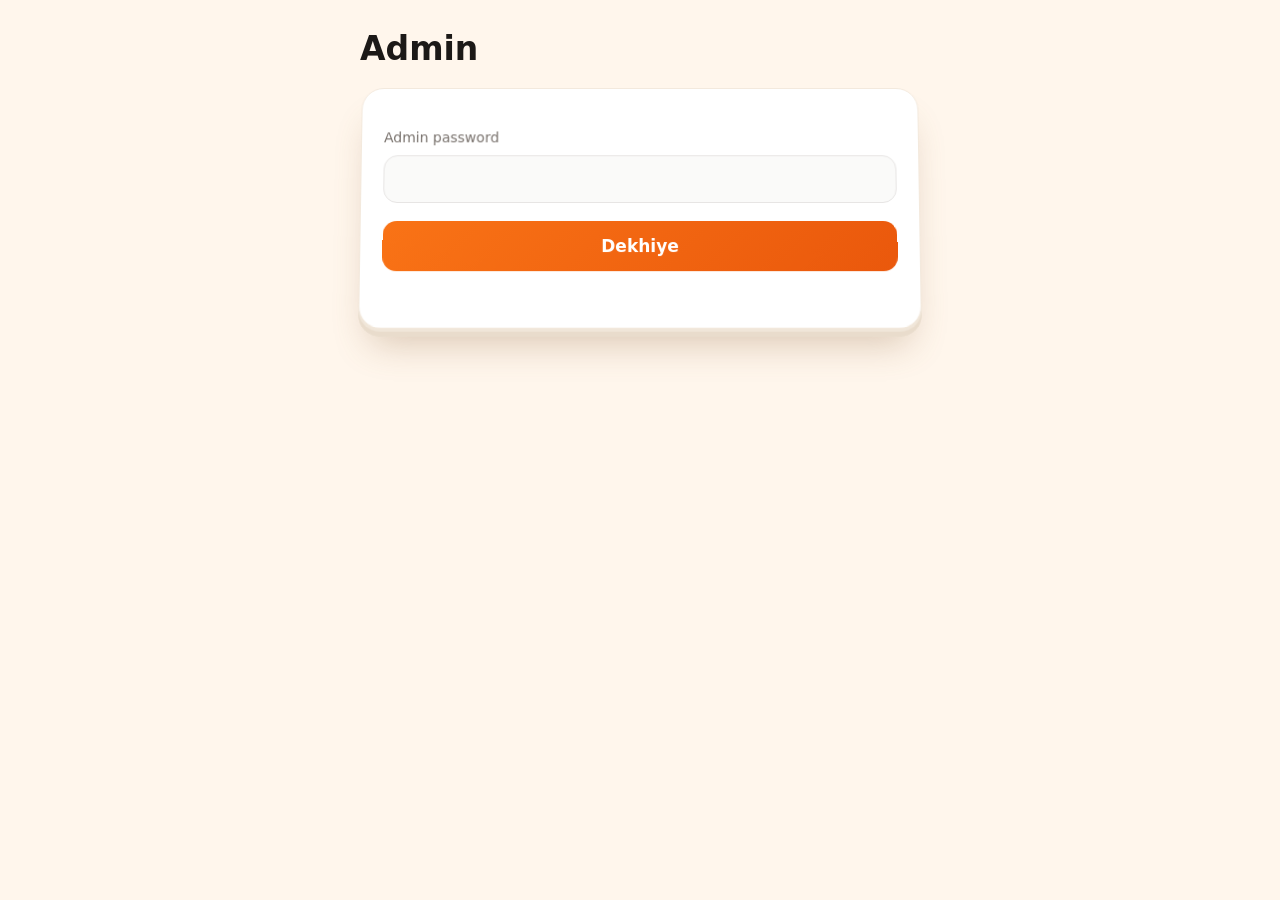
<file: admin.html>
<!doctype html><html lang="hi"><head><meta charset="utf-8"><meta name="viewport" content="width=device-width,initial-scale=1"><meta name="robots" content="noindex">
<title>BharatTube Early Access - Admin</title><link rel="stylesheet" href="style.css"></head><body><div class="wrap">
<h1>Admin</h1>
<div class="card" id="lg"><label for="p">Admin password</label><input id="p" type="password"><button id="go">Dekhiye</button><div class="msg" id="m"></div></div>
<div class="card hide" id="dash"><div>Total registrations</div><div class="stat" id="c">0</div>
<button id="dl">CSV download karein</button><table id="t"><thead><tr><th>#</th><th>Naam</th><th>Email</th><th>Samay</th></tr></thead><tbody></tbody></table></div>
</div><script src="config.js"></script><script>
const C=window.BT_CONFIG,$=i=>document.getElementById(i);let rows=[];
$('go').onclick=async()=>{$('m').textContent='';
 let j;try{const r=await fetch(C.API_URL,{method:'POST',headers:{'Content-Type':'text/plain'},body:JSON.stringify({action:'list',pass:$('p').value})});j=await r.json()}catch(e){$('m').textContent='Network error.';return}
 if(!j.ok){$('m').textContent='Password galat hai.';return}
 rows=j.rows;$('lg').classList.add('hide');$('dash').classList.remove('hide');$('c').textContent=rows.length;
 const tb=$('t').tBodies[0];rows.forEach(x=>{const tr=tb.insertRow();[x.id,x.name,x.email,new Date(x.created_at).toLocaleString('en-IN')].forEach(v=>tr.insertCell().textContent=v)})};
$('dl').onclick=()=>{const q=s=>'"'+String(s).replace(/"/g,'""').replace(/^([=+\-@])/,"'$1")+'"';
 const csv='id,name,email,created_at\n'+rows.map(x=>[x.id,x.name,x.email,x.created_at].map(q).join(',')).join('\n');
 const a=document.createElement('a');a.href=URL.createObjectURL(new Blob([csv],{type:'text/csv'}));a.download='early-access.csv';a.click()};
</script></body></html>
</file>
<file: style.css>
:root{--bg:#fff6ec;--card:#ffffff;--saffron:#f97316;--saffron-d:#ea580c;--green:#15803d;--blue:#1d4ed8;--pink:#db2777;--tx:#1c1917;--mu:#78716c}
*{box-sizing:border-box}
body{margin:0;background:var(--bg);color:var(--tx);font-family:system-ui,-apple-system,"Segoe UI",Roboto,sans-serif;line-height:1.6;overflow-x:hidden}
.orbs{position:fixed;inset:0;z-index:-1;overflow:hidden;background:linear-gradient(180deg,#ffedd5,#fff6ec 30%,#fff6ec 70%,#dcfce7)}
.orbs i{position:absolute;border-radius:50%;filter:blur(80px);opacity:.35;animation:drift 20s ease-in-out infinite alternate}
.o1{width:320px;height:320px;background:#fdba74;top:-110px;left:-90px}
.o2{width:280px;height:280px;background:#86efac;top:40%;right:-120px;animation-delay:-7s}
.o3{width:240px;height:240px;background:#bfdbfe;bottom:-90px;left:22%;animation-delay:-13s}
@keyframes drift{from{transform:translate(0,0) scale(1)}to{transform:translate(-36px,44px) scale(1.12)}}
.wrap{max-width:600px;margin:0 auto;padding:14px 20px 64px}
.hero{text-align:center;margin-bottom:34px}
.logo{position:relative;width:104px;height:104px;margin:6px auto 14px}
.logo .mark{width:104px;height:104px;border-radius:30px;object-fit:cover;position:relative;z-index:1;box-shadow:0 10px 34px rgba(249,115,22,.35)}
.logo .ring{position:absolute;inset:-8px;border-radius:36px;background:conic-gradient(from 0deg,#f97316,#15803d,#1d4ed8,#f97316);animation:spin 7s linear infinite;filter:blur(5px);opacity:.75}
@keyframes spin{to{transform:rotate(360deg)}}
.brand{font-family:Poppins,system-ui,sans-serif;font-size:30px;font-weight:800;letter-spacing:.5px;color:#1c1917}
h1{font-family:Poppins,system-ui,sans-serif;font-size:33px;line-height:1.25;margin:14px 0 10px;font-weight:800;color:#1c1917}
.grad{background:linear-gradient(90deg,#f97316,#db2777,#1d4ed8,#15803d,#f97316);background-size:300% 100%;-webkit-background-clip:text;background-clip:text;color:transparent;animation:gradmove 7s linear infinite}
@keyframes gradmove{to{background-position:300% 0}}
.sub{color:var(--mu);margin:0 auto 18px;max-width:420px}
.counter{display:inline-flex;align-items:center;gap:8px;padding:9px 18px;border-radius:999px;background:linear-gradient(135deg,#fff7ed,#ffedd5);border:1px solid #fdba74;font-size:14px;color:#9a3412;box-shadow:0 4px 14px rgba(249,115,22,.12)}
.counter b{font-size:16px;color:var(--saffron-d)}
.dot{width:8px;height:8px;border-radius:50%;background:var(--green);animation:pulse 1.6s ease-in-out infinite}
@keyframes pulse{0%,100%{box-shadow:0 0 0 0 rgba(21,128,61,.5)}50%{box-shadow:0 0 0 7px rgba(21,128,61,0)}}
.sect{font-family:Poppins,system-ui,sans-serif;font-size:20px;margin:0 0 14px;text-align:center}
.grid{display:grid;grid-template-columns:1fr 1fr;gap:14px;margin-bottom:26px}
@media(max-width:480px){.grid{grid-template-columns:1fr}}
.fcard{position:relative;background:var(--card);border:1px solid #f3e9dd;border-radius:20px;padding:22px 18px;transform-style:preserve-3d;transform:perspective(800px) rotateX(7deg) rotateY(var(--ry,-7deg));box-shadow:0 3px 0 #f0e6d9,0 7px 0 #e9dccc,0 12px 0 #e0d1bd,0 26px 34px -12px rgba(140,100,60,.35);transition:transform .18s ease,box-shadow .25s ease;will-change:transform}
.fcard:nth-child(even){--ry:7deg}
.fcard:hover{box-shadow:0 3px 0 #f0e6d9,0 7px 0 #e9dccc,0 12px 0 #e0d1bd,0 32px 44px -12px rgba(140,100,60,.45)}
.fcard:active{transform:perspective(800px) rotateX(2deg) rotateY(0) translateY(5px);box-shadow:0 2px 0 #f0e6d9,0 4px 0 #e9dccc,0 14px 22px -8px rgba(140,100,60,.3)}
.ico{width:58px;height:58px;display:grid;place-items:center;font-size:28px;border-radius:16px;background:linear-gradient(145deg,#ffffff,#ffedd5);border:1px solid #fdba74;box-shadow:0 8px 16px -6px rgba(249,115,22,.45),inset 0 2px 0 #fff,inset 0 -3px 6px rgba(249,115,22,.18);margin-bottom:12px;transform:translateZ(38px)}
.fcard b{display:block;font-size:16px;margin-bottom:5px;transform:translateZ(24px)}
.fcard small{color:var(--mu);font-size:13.5px;transform:translateZ(18px);display:block}
.card{background:var(--card);border-radius:22px;padding:24px 22px;margin:18px 0;border:1px solid #f3e9dd;transform:perspective(900px) rotateX(3deg);box-shadow:0 3px 0 #f0e6d9,0 8px 0 #e9dccc,0 26px 36px -12px rgba(140,100,60,.32)}
.card h2{font-family:Poppins,system-ui,sans-serif;margin:0 0 14px;font-size:20px;text-align:center}
label{display:block;margin:14px 0 7px;font-size:14px;color:var(--mu)}
input{width:100%;padding:14px 15px;border-radius:14px;border:1.5px solid #e7e5e4;background:#fafaf9;color:var(--tx);font-size:16px;transition:border-color .2s,box-shadow .2s}
input:focus{outline:0;border-color:var(--saffron);box-shadow:0 0 0 4px rgba(249,115,22,.15);background:#fff}
button{width:100%;margin-top:18px;padding:15px;border:0;border-radius:14px;background:linear-gradient(135deg,var(--saffron),var(--saffron-d));color:#fff;font-size:17px;font-weight:700;font-family:Poppins,system-ui,sans-serif;cursor:pointer;transition:transform .15s,box-shadow .2s}
button:hover{transform:translateY(-2px);box-shadow:0 12px 28px -10px rgba(249,115,22,.55)}
button:disabled{opacity:.6;transform:none}
.msg{margin-top:12px;color:#dc2626;font-size:14px;min-height:20px;text-align:center}
.note{color:var(--mu);font-size:13px;text-align:center;margin:12px 0 0}
.ok{text-align:center}
.okemoji{font-size:44px;animation:pop .5s cubic-bezier(.2,1.6,.4,1)}
@keyframes pop{from{transform:scale(0)}to{transform:scale(1)}}
.ok h2{font-size:24px}
.num{display:inline-block;margin-top:10px;padding:9px 22px;border-radius:999px;background:#fff7ed;border:1.5px solid var(--saffron);color:var(--saffron-d);font-weight:700;font-size:17px}
.insta-box{margin-top:22px;padding-top:20px;border-top:1px solid #f5f5f4}
.insta-txt{color:var(--tx);font-size:15px;margin:0 0 12px}
.insta-btns{display:flex;flex-direction:column;gap:10px}
.insta-btn{display:flex;align-items:center;justify-content:center;gap:8px;padding:13px;border-radius:14px;background:linear-gradient(135deg,#833ab4,#fd1d1d,#fcb045);color:#fff;font-weight:700;font-size:15px;text-decoration:none;transition:transform .15s,box-shadow .2s}
.insta-btn:hover{transform:translateY(-2px);box-shadow:0 10px 26px -10px rgba(253,29,29,.45)}
.faq{margin:26px 0}
details{background:var(--card);border:1px solid #fde8d3;border-radius:16px;margin:10px 0;overflow:hidden;box-shadow:0 6px 18px -10px rgba(28,25,23,.15)}
summary{cursor:pointer;padding:15px 18px;font-weight:600;font-size:15px;list-style:none;display:flex;justify-content:space-between;align-items:center;gap:10px}
summary::-webkit-details-marker{display:none}
.chev{transition:transform .25s;color:var(--saffron);font-size:18px}
details[open] .chev{transform:rotate(180deg)}
details p{margin:0;padding:0 18px 16px;color:var(--mu);font-size:14.5px}
footer{text-align:center;margin-top:34px;color:var(--mu);font-size:14px}
footer a{color:var(--saffron-d);text-decoration:none;font-weight:600}
.reveal{opacity:0;transform:translateY(26px);transition:opacity .7s ease,transform .7s ease}
.reveal.in{opacity:1;transform:none}
#confetti{position:fixed;inset:0;pointer-events:none;z-index:50}
.hide{display:none}
table{width:100%;border-collapse:collapse;font-size:14px}td,th{text-align:left;padding:8px 6px;border-bottom:1px solid #f5f5f4;word-break:break-all}
.stat{font-size:40px;font-weight:800;color:var(--saffron-d)}
/* Round 2 */
#intro{position:fixed;inset:0;z-index:100;display:grid;place-items:center;background:linear-gradient(180deg,#ffedd5,#fff6ec 40%,#dcfce7);opacity:1;transition:opacity .6s ease}
#intro.bye{opacity:0;pointer-events:none}
.intro-box{text-align:center;animation:introin 1.1s cubic-bezier(.2,1.4,.4,1)}
.intro-box img{width:120px;height:120px;border-radius:34px;box-shadow:0 14px 44px rgba(249,115,22,.4);animation:intropulse 1.6s ease-in-out infinite}
.intro-brand{font-family:Poppins,system-ui,sans-serif;font-size:34px;font-weight:800;margin-top:16px;color:#1c1917}
.intro-tag{color:var(--mu);font-size:15px;margin-top:4px}
@keyframes introin{from{transform:scale(.6);opacity:0}to{transform:scale(1);opacity:1}}
@keyframes intropulse{0%,100%{transform:scale(1)}50%{transform:scale(1.05)}}
.refnote{background:#fff7ed;border:1.5px dashed #fdba74;border-radius:12px;padding:10px 14px;font-size:14px;color:#9a3412;text-align:center;margin:0 0 6px}
.opt{color:var(--mu);font-weight:400;font-size:12px}
select{width:100%;padding:14px 15px;border-radius:14px;border:1.5px solid #e7e5e4;background:#fafaf9;color:var(--tx);font-size:16px;appearance:none;background-image:url("data:image/svg+xml,%3Csvg xmlns='http://www.w3.org/2000/svg' width='12' height='8'%3E%3Cpath d='M1 1l5 5 5-5' stroke='%2378716c' stroke-width='2' fill='none'/%3E%3C/svg%3E");background-repeat:no-repeat;background-position:right 14px center}
select:focus{outline:0;border-color:var(--saffron);box-shadow:0 0 0 4px rgba(249,115,22,.15);background-color:#fff}
.ccard-box{margin-top:22px;padding-top:20px;border-top:1px solid #f5f5f4}
.ccard-box h3,.ref-box h3{margin:0 0 4px;font-size:17px;font-family:Poppins,system-ui,sans-serif}
.tiny{color:var(--mu);font-size:13px;margin:0 0 12px}
#ccard{width:100%;max-width:270px;border-radius:18px;box-shadow:0 14px 34px -12px rgba(140,100,60,.4);display:block;margin:0 auto}
.dl{width:100%;margin-top:12px;padding:13px;border:0;border-radius:14px;background:linear-gradient(135deg,var(--saffron),var(--saffron-d));color:#fff;font-size:15px;font-weight:700;cursor:pointer}
.ref-box{margin-top:22px;padding-top:20px;border-top:1px solid #f5f5f4}
.reflink{display:flex;gap:8px;margin:10px 0}
.reflink input{flex:1;font-size:13px;padding:11px 12px;background:#fafaf9}
.reflink button{width:auto;margin:0;padding:11px 16px;font-size:14px}
.wa-share{display:block;text-align:center;padding:13px;border-radius:14px;background:linear-gradient(135deg,#22c55e,#15803d);color:#fff;font-weight:700;font-size:15px;text-decoration:none;margin-top:4px}
.refcount{margin-top:10px;font-size:14px;color:#9a3412;font-weight:600;min-height:18px}
.mapsect,.votesect{margin:30px 0}
.sub2{text-align:center;color:var(--mu);font-size:14px;margin:-8px 0 14px}
.mapwrap{background:var(--card);border:1px solid #f3e9dd;border-radius:22px;padding:18px 10px;box-shadow:0 3px 0 #f0e6d9,0 8px 0 #e9dccc,0 26px 36px -12px rgba(140,100,60,.32)}
#bharatmap{width:100%;height:auto;display:block}
#bharatmap .country{fill:#fff7ed;stroke:#fdba74;stroke-width:1.2}
.state-dot{fill:#f97316;stroke:#fff;stroke-width:1.4;animation:dotpulse 2s ease-in-out infinite}
.state-lbl{font:700 9px system-ui;fill:#9a3412}
@keyframes dotpulse{0%,100%{opacity:1}50%{opacity:.55}}
.statechips{display:flex;flex-wrap:wrap;gap:8px;justify-content:center;margin-top:12px}
.statechip{background:#fff7ed;border:1px solid #fdba74;color:#9a3412;border-radius:999px;padding:6px 12px;font-size:13px;font-weight:600}
.chips{display:flex;flex-wrap:wrap;gap:10px;justify-content:center}
.chip{padding:12px 20px;border-radius:999px;border:1.5px solid #e7e5e4;background:#fff;font-size:15px;font-weight:600;color:var(--tx);cursor:pointer;transition:transform .15s,box-shadow .2s,border-color .2s}
.chip:hover{transform:translateY(-2px);box-shadow:0 8px 18px -8px rgba(140,100,60,.35);border-color:#fdba74}
.chip.voted{background:linear-gradient(135deg,var(--saffron),var(--saffron-d));color:#fff;border-color:transparent}
.results{margin-top:16px;display:none}
.results.show{display:block}
.rrow{display:flex;align-items:center;gap:10px;margin:8px 0;font-size:13.5px}
.rname{width:88px;text-align:right;font-weight:600;flex-shrink:0}
.rbar{flex:1;background:#f5f5f4;border-radius:99px;height:16px;overflow:hidden}
.rfill{height:100%;border-radius:99px;background:linear-gradient(90deg,#fdba74,var(--saffron));transition:width .8s ease}
.rpct{width:42px;color:var(--mu);font-weight:600}
</file>
